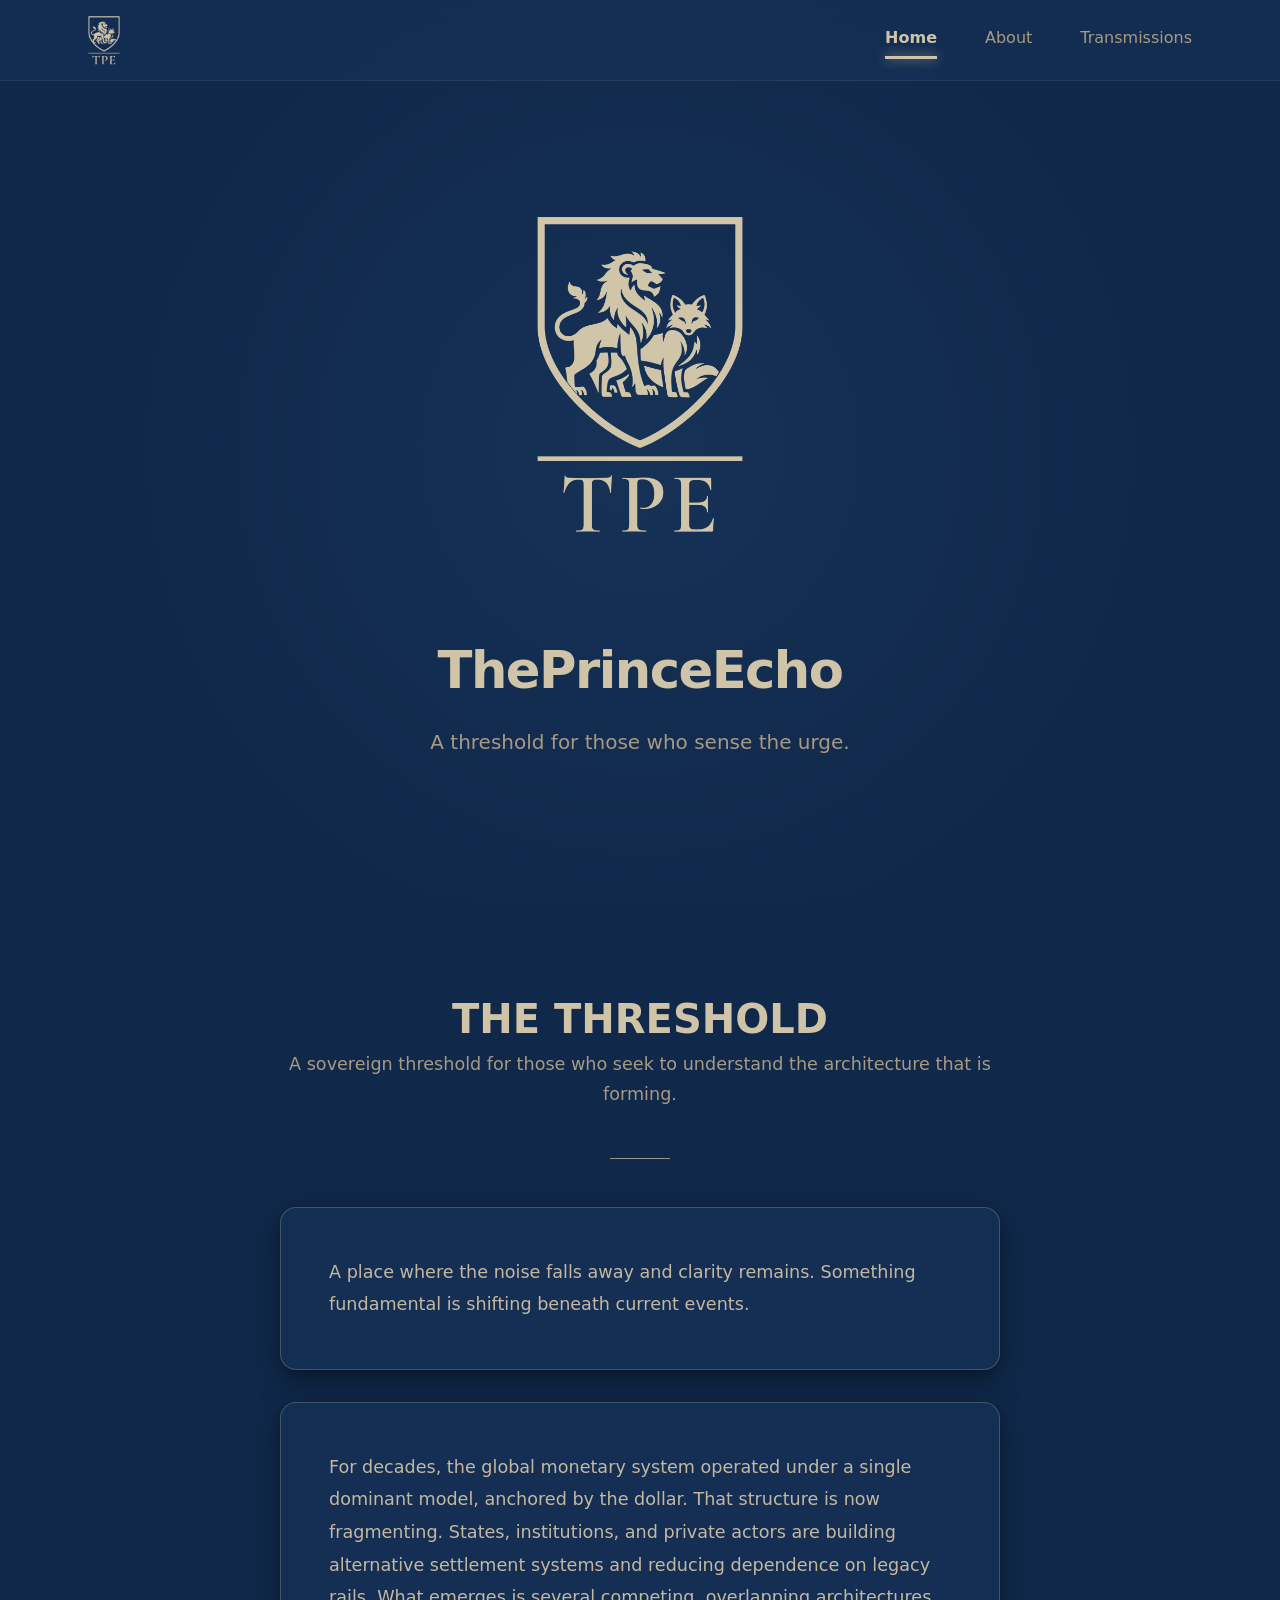
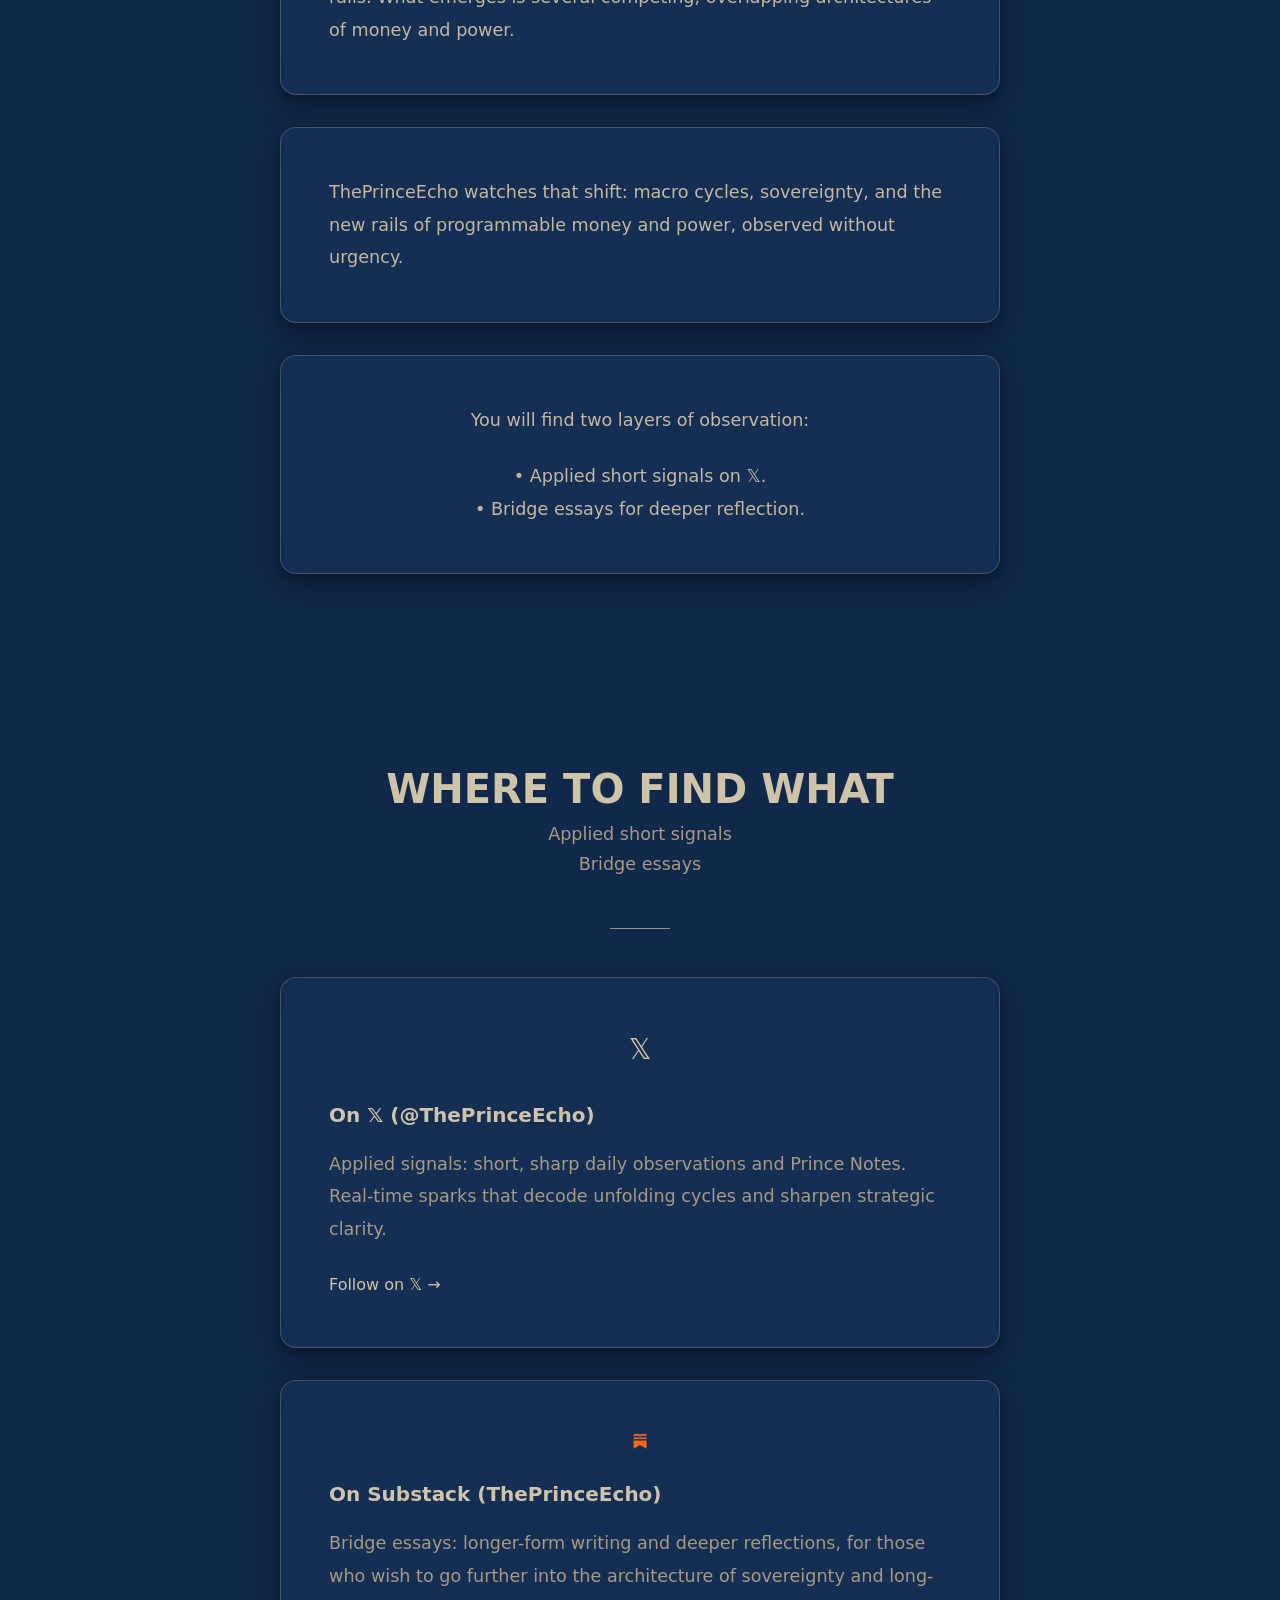
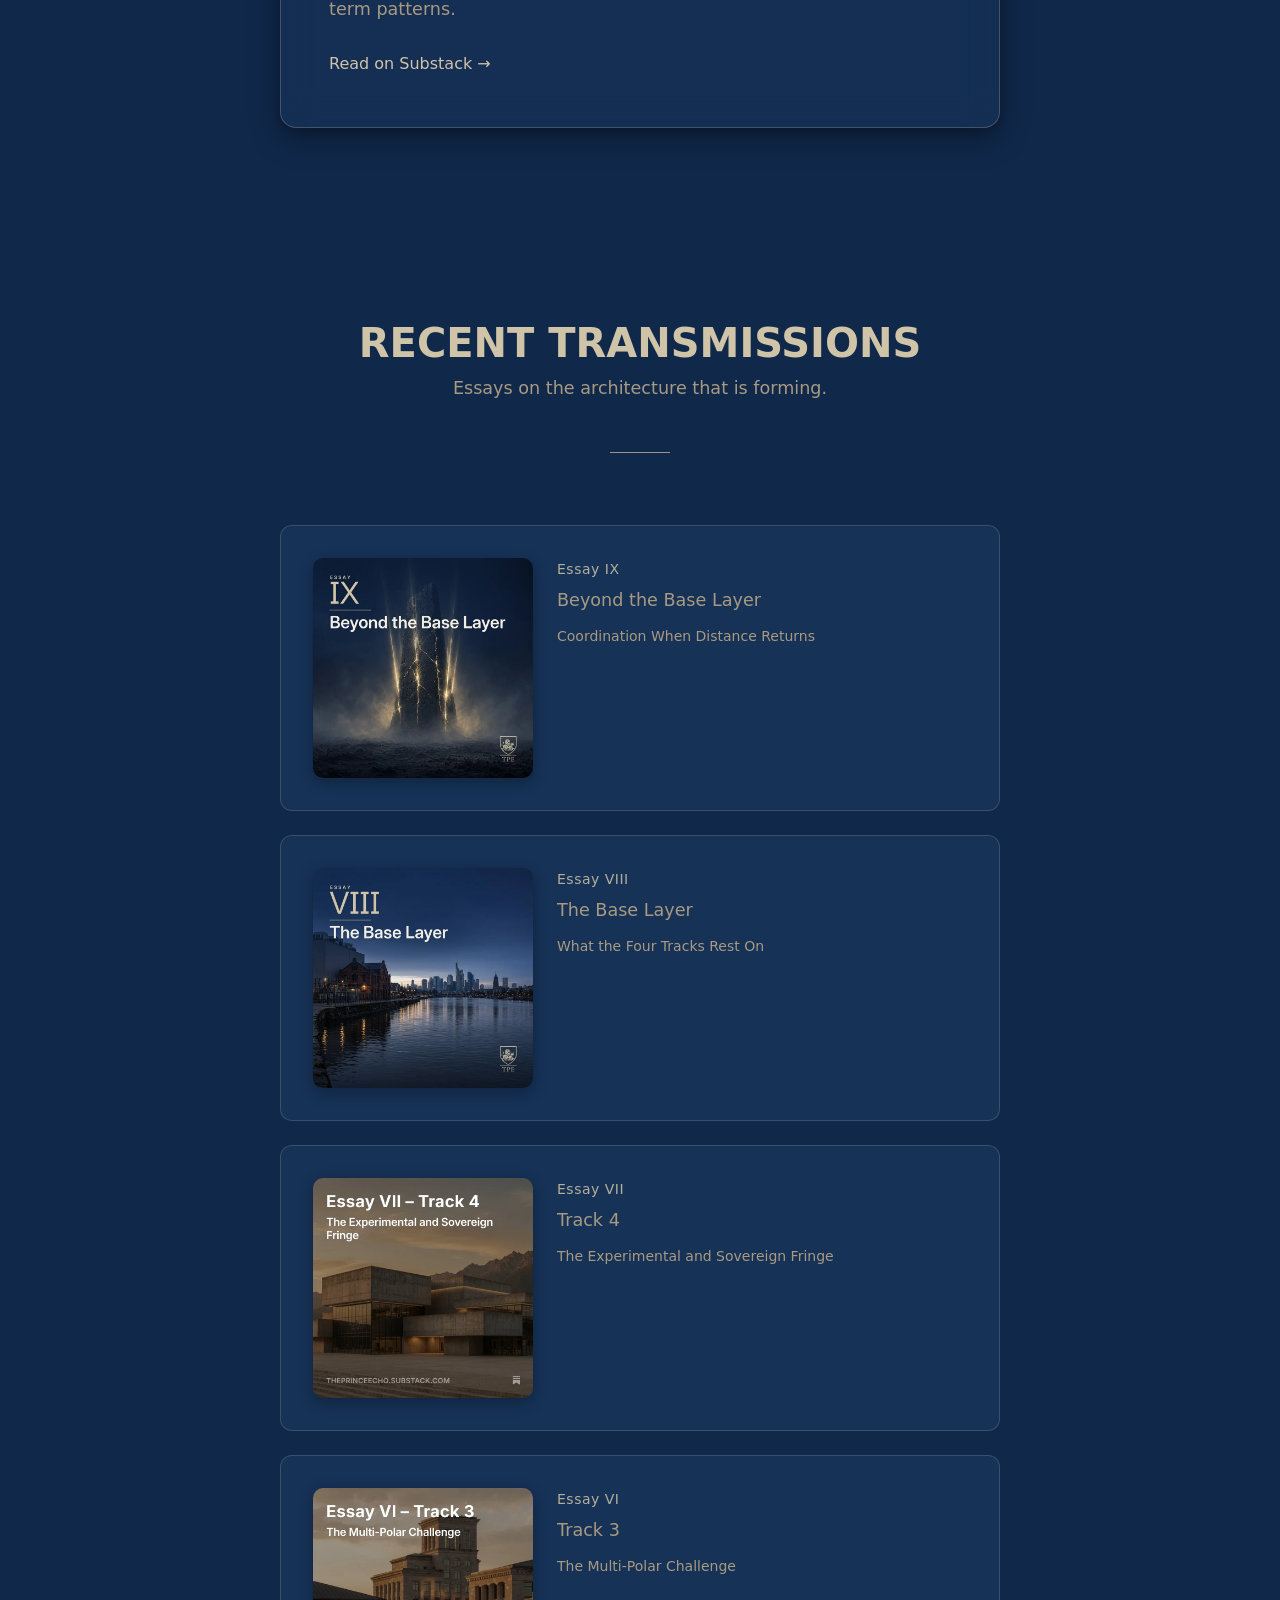
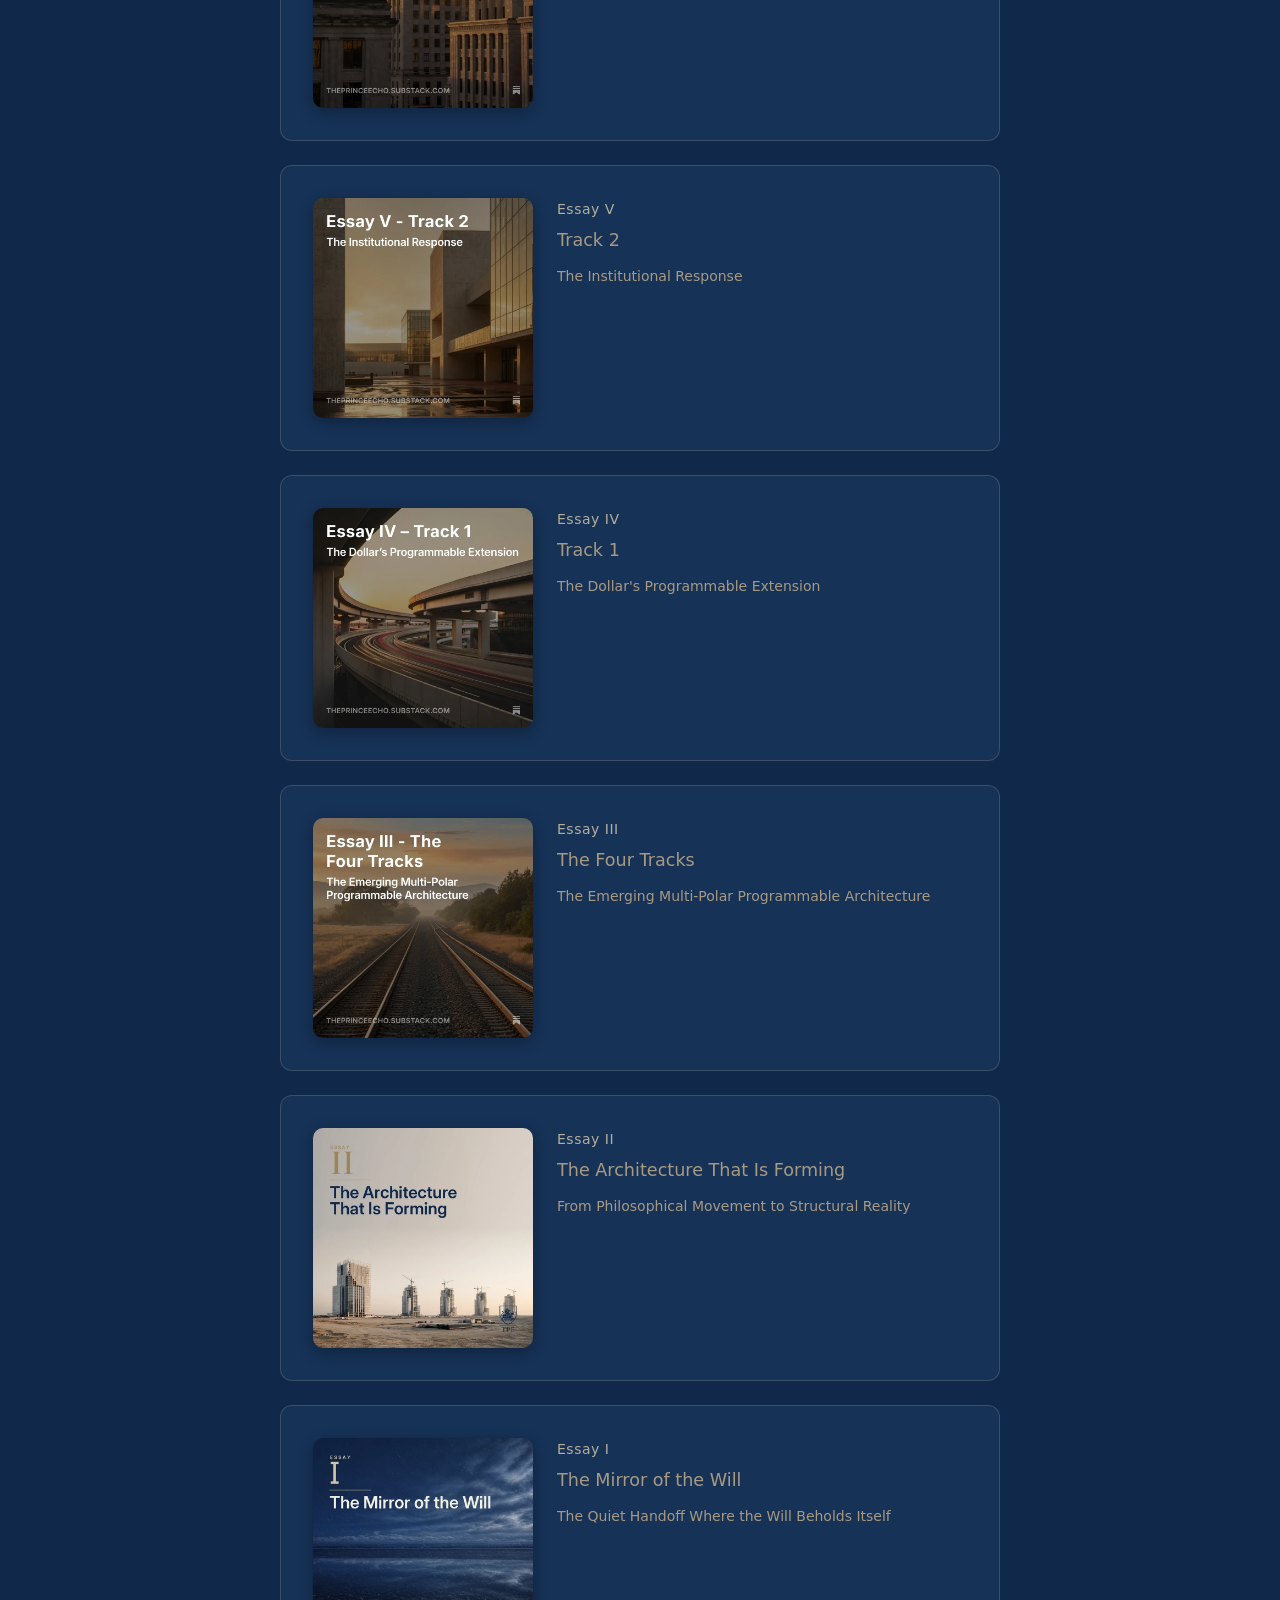
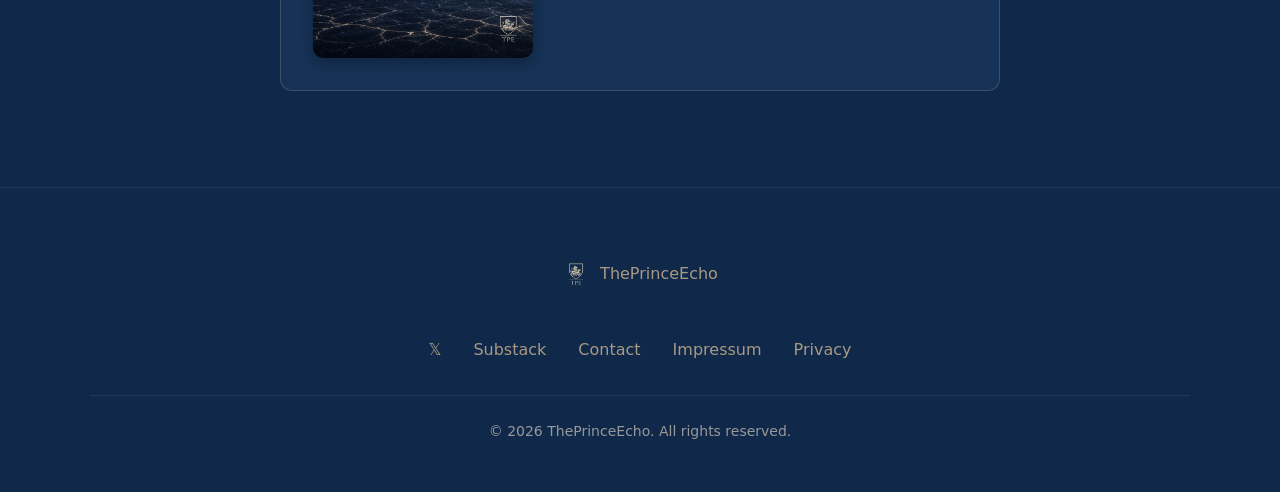
<file: index.html>
<!DOCTYPE html>
<html lang="en">
<head>
  <meta charset="UTF-8">
  <meta name="viewport" content="width=device-width, initial-scale=1.0">
  <title>ThePrinceEcho</title>
  <link rel="canonical" href="https://theprinceecho.com/">
  <link rel="icon" href="assets/img/webp/TPE_Logo_2026.webp" type="image/webp">
  <link rel="preload" as="image" href="assets/img/webp/TPE_Logo_2026.webp" type="image/webp" fetchpriority="high">
  <link rel="stylesheet" href="assets/css/site.css">
  <script>document.documentElement.classList.add('js')</script>
</head>
<body>

  <!-- Navigation -->
  <nav class="nav" aria-label="Primary">
    <div class="nav__container">
      <a href="#home" class="nav__logo">
        <img src="assets/img/webp/TPE_Logo_2026.webp" alt="ThePrinceEcho" width="64" height="64">
      </a>
      <div class="nav__links">
        <a href="#home" class="nav__link">Home</a>
        <a href="#about" class="nav__link">About</a>
        <a href="#recent-transmissions" class="nav__link">Transmissions</a>
      </div>
    </div>
  </nav>

  <!-- Hero -->
  <section id="home" class="hero">
    <div class="hero__content">
      <img src="assets/img/webp/TPE_Logo_2026.webp" alt="ThePrinceEcho Emblem" class="hero__logo" width="420" height="420" fetchpriority="high">
      <h1 class="hero__title">ThePrinceEcho</h1>
      <p class="hero__tagline">A threshold for those who sense the urge.</p>
    </div>
  </section>

  <!-- The Threshold -->
  <section id="about" class="about">
    <div class="about__container">
      <div class="about__header">
        <h2 class="section-title">THE THRESHOLD</h2>
        <p class="section-subtitle">A sovereign threshold for those who seek to understand the architecture that is forming.</p>
        <div class="section-divider"></div>
      </div>

      <div class="about__content">
        <div class="cards">
          <div class="card">
            <p class="about__text">A place where the noise falls away and clarity remains. Something fundamental is shifting beneath current events.</p>
          </div>
          <div class="card">
            <p class="about__text">For decades, the global monetary system operated under a single dominant model, anchored by the dollar. That structure is now fragmenting. States, institutions, and private actors are building alternative settlement systems and reducing dependence on legacy rails. What emerges is several competing, overlapping architectures of money and power.</p>
          </div>
          <div class="card">
            <p class="about__text">ThePrinceEcho watches that shift: macro cycles, sovereignty, and the new rails of programmable money and power, observed without urgency.</p>
          </div>
          <div class="card">
            <p class="about__text">You will find two layers of observation:</p>
            <p class="about__text">• Applied short signals on 𝕏.<br>
            • Bridge essays for deeper reflection.</p>
          </div>
        </div>
      </div>
    </div>
  </section>

  <!-- Where to Find What -->
  <section class="where-to-find">
    <div class="where-to-find__container">
      <h2 class="section-title">WHERE TO FIND WHAT</h2>
      <p class="section-subtitle">Applied short signals<br>Bridge essays</p>
      <div class="section-divider"></div>
      <div class="cards">
        <div class="card">
          <div class="card__icon">𝕏</div>
          <h3 class="card__title">On 𝕏 (@ThePrinceEcho)</h3>
          <p class="card__text">Applied signals: short, sharp daily observations and Prince Notes. Real-time sparks that decode unfolding cycles and sharpen strategic clarity.</p>
          <a href="https://x.com/theprinceecho" class="card__link" target="_blank" rel="noopener">Follow on 𝕏 →</a>
        </div>
        <div class="card">
          <div class="card__icon">
            <img src="assets/img/webp/Substack.webp" alt="Substack" width="24" height="24" loading="lazy">
          </div>
          <h3 class="card__title">On Substack (ThePrinceEcho)</h3>
          <p class="card__text">Bridge essays: longer-form writing and deeper reflections, for those who wish to go further into the architecture of sovereignty and long-term patterns.</p>
          <a href="https://theprinceecho.substack.com" class="card__link" target="_blank" rel="noopener">Read on Substack →</a>
        </div>
      </div>
    </div>
  </section>

  <!-- Recent Transmissions -->
  <section id="recent-transmissions" class="transmissions">
    <div class="transmissions__container">
      <div class="transmissions__header">
        <h2 class="section-title">RECENT TRANSMISSIONS</h2>
        <p class="section-subtitle">Essays on the architecture that is forming.</p>
        <div class="section-divider"></div>
      </div>

      <div class="transmissions__list">
        <!-- Essay IX (newest) -->
        <a href="https://theprinceecho.substack.com/p/essay-ix-beyond-the-base-layer" class="transmission" target="_blank" rel="noopener">
          <img src="assets/img/webp/IX_v1.webp" alt="Essay IX: Beyond the Base Layer. A cracked stone monolith glowing with golden light in the mist" class="transmission__image" loading="lazy">
          <div class="transmission__content">
            <span class="transmission__label">Essay IX</span>
            <span class="transmission__title">Beyond the Base Layer</span>
            <span class="transmission__subtitle">Coordination When Distance Returns</span>
          </div>
        </a>

        <!-- Essay VIII -->
        <a href="https://theprinceecho.substack.com/p/essay-viii-the-base-layer" class="transmission" target="_blank" rel="noopener">
          <img src="assets/img/webp/VIII_v3.webp" alt="Essay VIII: The Base Layer. A city skyline at dusk reflected in a calm river" class="transmission__image" loading="lazy">
          <div class="transmission__content">
            <span class="transmission__label">Essay VIII</span>
            <span class="transmission__title">The Base Layer</span>
            <span class="transmission__subtitle">What the Four Tracks Rest On</span>
          </div>
        </a>

        <!-- Essay VII -->
        <a href="https://theprinceecho.substack.com/p/essay-vii-track-4?r=89c6xn" class="transmission" target="_blank" rel="noopener">
          <img src="assets/img/webp/VII.webp" alt="Essay VII - Track 4 - The Experimental and Sovereign Fringe" class="transmission__image" loading="lazy">
          <div class="transmission__content">
            <span class="transmission__label">Essay VII</span>
            <span class="transmission__title">Track 4</span>
            <span class="transmission__subtitle">The Experimental and Sovereign Fringe</span>
          </div>
        </a>

        <!-- Essay VI -->
        <a href="https://open.substack.com/pub/theprinceecho/p/essay-vi-track-3?r=89c6xn&utm_campaign=post-expanded-share&utm_medium=web" class="transmission" target="_blank" rel="noopener">
          <img src="assets/img/webp/VI.webp" alt="Essay VI - Track 3 - The Multi-Polar Challenge" class="transmission__image" loading="lazy">
          <div class="transmission__content">
            <span class="transmission__label">Essay VI</span>
            <span class="transmission__title">Track 3</span>
            <span class="transmission__subtitle">The Multi-Polar Challenge</span>
          </div>
        </a>

        <!-- Essay V (updated direct link) -->
        <a href="https://open.substack.com/pub/theprinceecho/p/the-expansion?r=89c6xn&utm_campaign=post&utm_medium=web" class="transmission" target="_blank" rel="noopener">
          <img src="assets/img/webp/V.webp" alt="Essay V - Track 2 - The Institutional Response" class="transmission__image" loading="lazy">
          <div class="transmission__content">
            <span class="transmission__label">Essay V</span>
            <span class="transmission__title">Track 2</span>
            <span class="transmission__subtitle">The Institutional Response</span>
          </div>
        </a>

        <!-- Essay IV (updated direct link) -->
        <a href="https://open.substack.com/pub/theprinceecho/p/the-friction-of-fracture?r=89c6xn&utm_campaign=post&utm_medium=web" class="transmission" target="_blank" rel="noopener">
          <img src="assets/img/webp/IV.webp" alt="Essay IV: Track #1, The Dollar's Programmable Extension" class="transmission__image" loading="lazy">
          <div class="transmission__content">
            <span class="transmission__label">Essay IV</span>
            <span class="transmission__title">Track 1</span>
            <span class="transmission__subtitle">The Dollar's Programmable Extension</span>
          </div>
        </a>

        <!-- Essay III (updated direct link) -->
        <a href="https://open.substack.com/pub/theprinceecho/p/the-signal-steps-into-the-light?r=89c6xn&utm_campaign=post&utm_medium=web" class="transmission" target="_blank" rel="noopener">
          <img src="assets/img/webp/III.webp" alt="Essay III - The Four Tracks - The Emerging Multi-Polar Programmable Architecture" class="transmission__image" loading="lazy">
          <div class="transmission__content">
            <span class="transmission__label">Essay III</span>
            <span class="transmission__title">The Four Tracks</span>
            <span class="transmission__subtitle">The Emerging Multi-Polar Programmable Architecture</span>
          </div>
        </a>

        <!-- Essay II -->
        <a href="https://theprinceecho.substack.com/p/the-phoenix-algorithm" class="transmission" target="_blank" rel="noopener">
          <img src="assets/img/webp/II_v5.webp" alt="Essay II: The Architecture That Is Forming. Unfinished towers rising from a pale construction site" class="transmission__image" loading="lazy">
          <div class="transmission__content">
            <span class="transmission__label">Essay II</span>
            <span class="transmission__title">The Architecture That Is Forming</span>
            <span class="transmission__subtitle">From Philosophical Movement to Structural Reality</span>
          </div>
        </a>

        <!-- Essay I (updated direct link) -->
        <a href="https://open.substack.com/pub/theprinceecho/p/the-mirror-of-the-will-when-carbon?r=89c6xn&utm_campaign=post&utm_medium=web" class="transmission" target="_blank" rel="noopener">
          <img src="assets/img/webp/I_v3.webp" alt="Essay I: The Mirror of the Will. A night sky reflected on a cracked salt flat" class="transmission__image" loading="lazy">
          <div class="transmission__content">
            <span class="transmission__label">Essay I</span>
            <span class="transmission__title">The Mirror of the Will</span>
            <span class="transmission__subtitle">The Quiet Handoff Where the Will Beholds Itself</span>
          </div>
        </a>
      </div>
    </div>
  </section>

  <!-- Footer -->
  <footer class="footer">
    <div class="footer__container">
      <div class="footer__content">
        <div class="footer__brand">
          <img src="assets/img/webp/TPE_Logo_2026.webp" alt="ThePrinceEcho" width="28" height="28">
          <span>ThePrinceEcho</span>
        </div>
        <div class="footer__links">
          <a href="https://x.com/theprinceecho" target="_blank" rel="noopener">𝕏</a>
          <a href="https://theprinceecho.substack.com" target="_blank" rel="noopener">Substack</a>
          <a href="/contact">Contact</a>
          <a href="/legal">Impressum</a>
          <a href="/privacy">Privacy</a>
        </div>
      </div>
      <div class="footer__bottom">
        <p>© <span id="year"></span> ThePrinceEcho. All rights reserved.</p>
      </div>
    </div>
  </footer>

  <script>
    const navLinks = document.querySelectorAll('.nav__link');
    const sections = document.querySelectorAll('section[id]');
    /* Track all currently intersecting sections, IO callbacks only include
       *changed* entries, so picking best from `entries` alone leaves the
       underline stuck (e.g. About exits → no intersecting entry in that
       batch → Transmissions never becomes active). */
    const intersecting = new Map();

    function setActiveLink(id) {
      navLinks.forEach(link => {
        link.classList.toggle('active', link.getAttribute('href') === `#${id}`);
      });
    }

    function syncActiveFromIntersecting() {
      let bestId = null;
      let bestRatio = -1;
      intersecting.forEach((ratio, id) => {
        if (ratio >= bestRatio) {
          bestRatio = ratio;
          bestId = id;
        }
      });
      if (bestId) setActiveLink(bestId);
    }

    const observer = new IntersectionObserver((entries) => {
      entries.forEach(entry => {
        const id = entry.target.getAttribute('id');
        if (!id) return;
        if (entry.isIntersecting) {
          intersecting.set(id, entry.intersectionRatio);
        } else {
          intersecting.delete(id);
        }
      });
      syncActiveFromIntersecting();
    }, {
      /* Sticky nav (~70px) + prefer content under the header band */
      rootMargin: '-70px 0px -45% 0px',
      threshold: [0, 0.1, 0.2, 0.35, 0.5, 0.65, 0.8, 1]
    });

    sections.forEach(section => observer.observe(section));

    window.addEventListener('load', () => {
      setActiveLink('home');
    });

    /* Card / transmission fade-in (index only; play once) */
    const revealGroups = [
      document.querySelectorAll('.about .card'),
      document.querySelectorAll('.where-to-find .card'),
      document.querySelectorAll('.transmissions__list .transmission')
    ];
    const reduceMotion = window.matchMedia('(prefers-reduced-motion: reduce)').matches;

    revealGroups.forEach(group => {
      group.forEach((el, index) => {
        el.style.transitionDelay = `${Math.min(index, 5) * 70}ms`;
        if (reduceMotion) el.classList.add('is-in');
      });
    });

    if (!reduceMotion) {
      const revealObserver = new IntersectionObserver((entries) => {
        entries.forEach(entry => {
          if (!entry.isIntersecting) return;
          entry.target.classList.add('is-in');
          revealObserver.unobserve(entry.target);
        });
      }, {
        threshold: 0.18,
        rootMargin: '0px 0px -8% 0px'
      });

      revealGroups.forEach(group => {
        group.forEach(el => revealObserver.observe(el));
      });
    }

    document.getElementById('year').textContent = new Date().getFullYear();
  </script>
</body>
</html>
</file>
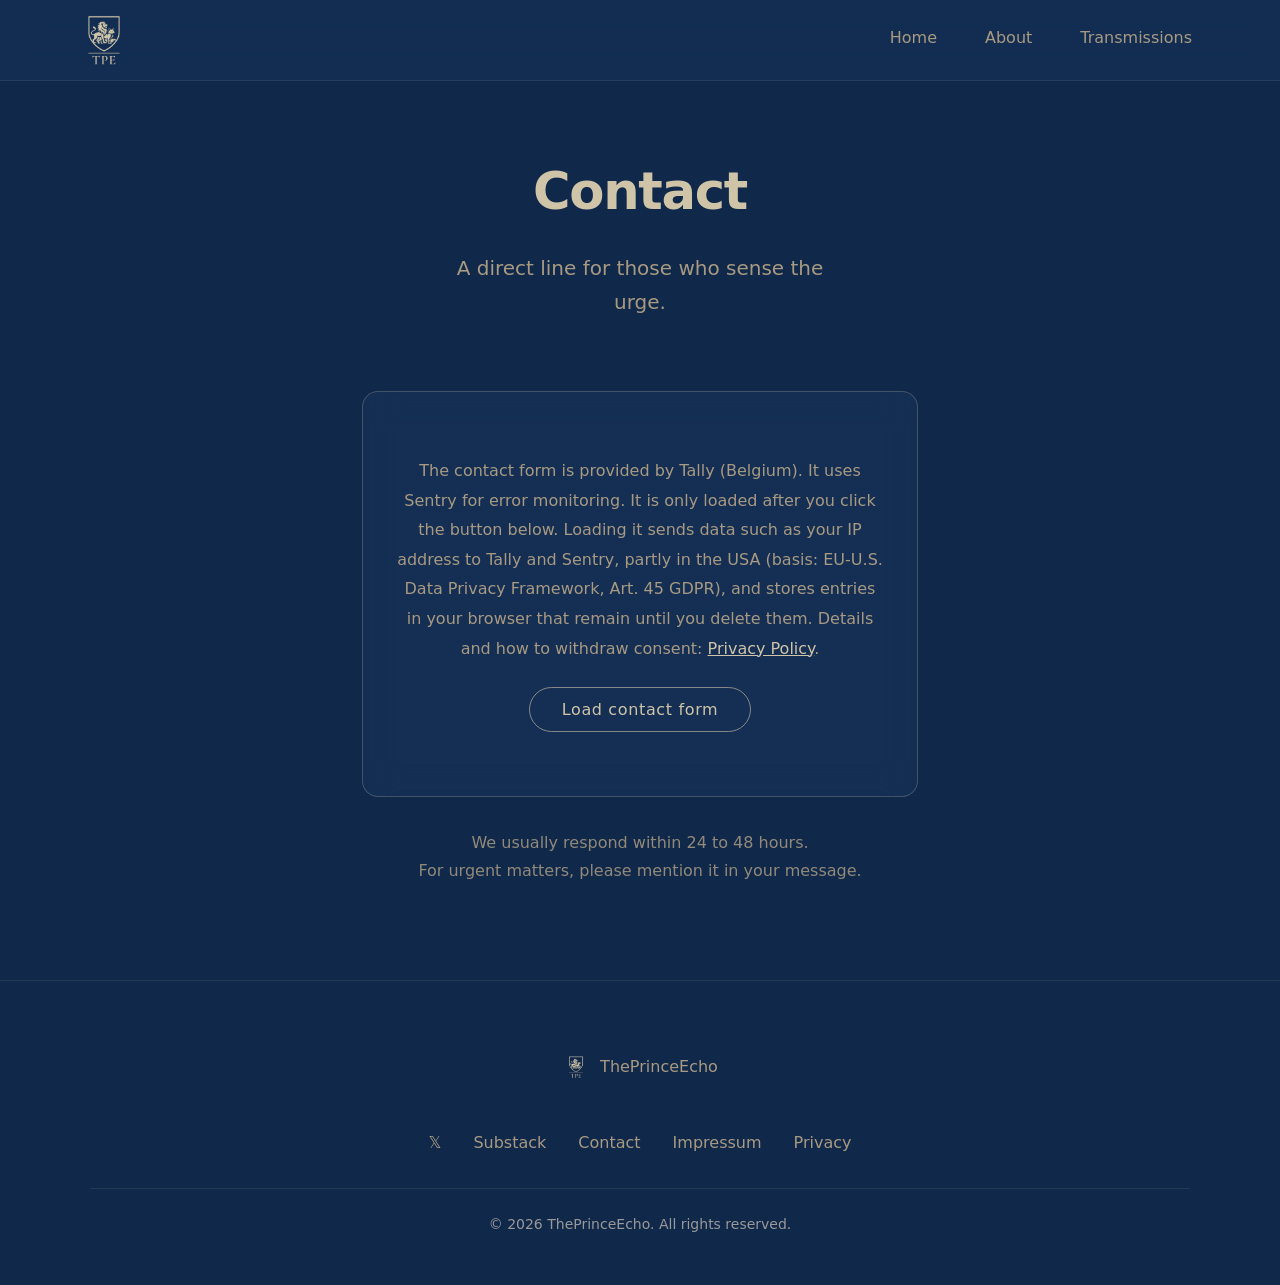
<file: contact.html>
<!DOCTYPE html>
<html lang="en">
<head>
  <meta charset="UTF-8">
  <meta name="viewport" content="width=device-width, initial-scale=1.0">
  <title>Contact • ThePrinceEcho</title>
  <link rel="canonical" href="https://theprinceecho.com/contact">
  <link rel="icon" href="assets/img/webp/TPE_Logo_2026.webp" type="image/webp">
  <link rel="stylesheet" href="assets/css/site.css">
</head>
<body>

  <nav class="nav" aria-label="Primary">
    <div class="nav__container">
      <a href="/" class="nav__logo">
        <img src="assets/img/webp/TPE_Logo_2026.webp" alt="ThePrinceEcho" width="64" height="64">
      </a>
      <div class="nav__links">
        <a href="/" class="nav__link">Home</a>
        <a href="/#about" class="nav__link">About</a>
        <a href="/#recent-transmissions" class="nav__link">Transmissions</a>
      </div>
    </div>
  </nav>

  <main class="contact">
    <div class="contact__header">
      <h1 class="contact__title">Contact</h1>
      <p class="contact__subtitle">A direct line for those who sense the urge.</p>
    </div>

    <div class="contact__form" id="contact-form">
      <div class="contact__consent">
        <p>The contact form is provided by Tally (Belgium). It uses Sentry for error monitoring. It is only loaded after you click the button below. Loading it sends data such as your IP address to Tally and Sentry, partly in the USA (basis: EU-U.S. Data Privacy Framework, Art. 45 GDPR), and stores entries in your browser that remain until you delete them. Details and how to withdraw consent: <a href="/privacy#contact">Privacy Policy</a>.</p>
        <button type="button" class="contact__consent-button" id="load-contact-form">Load contact form</button>
        <noscript><p><a href="https://tally.so/r/A7AjNe" target="_blank" rel="noopener">Open the contact form on tally.so</a></p></noscript>
      </div>
    </div>

    <p class="contact__note">
      We usually respond within 24 to 48 hours.<br>
      For urgent matters, please mention it in your message.
    </p>
  </main>

  <footer class="footer">
    <div class="footer__container">
      <div class="footer__content">
        <div class="footer__brand">
          <img src="assets/img/webp/TPE_Logo_2026.webp" alt="ThePrinceEcho" width="28" height="28">
          <span>ThePrinceEcho</span>
        </div>
        <div class="footer__links">
          <a href="https://x.com/theprinceecho" target="_blank" rel="noopener">𝕏</a>
          <a href="https://theprinceecho.substack.com" target="_blank" rel="noopener">Substack</a>
          <a href="/contact">Contact</a>
          <a href="/legal">Impressum</a>
          <a href="/privacy">Privacy</a>
        </div>
      </div>
      <div class="footer__bottom">
        <p>© <span id="year"></span> ThePrinceEcho. All rights reserved.</p>
      </div>
    </div>
  </footer>

  <script>
    document.getElementById('year').textContent = new Date().getFullYear();

    /* Two-click embed: the Tally form loads only after an explicit click. Nothing is stored before that. */
    document.getElementById('load-contact-form').addEventListener('click', function () {
      const holder = document.getElementById('contact-form');
      const frame = document.createElement('iframe');
      frame.src = 'https://tally.so/r/A7AjNe';
      frame.width = '100%';
      frame.height = '780';
      frame.title = 'Contact form';
      frame.setAttribute('frameborder', '0');
      holder.replaceChildren(frame);
    });
  </script>
</body>
</html>
</file>
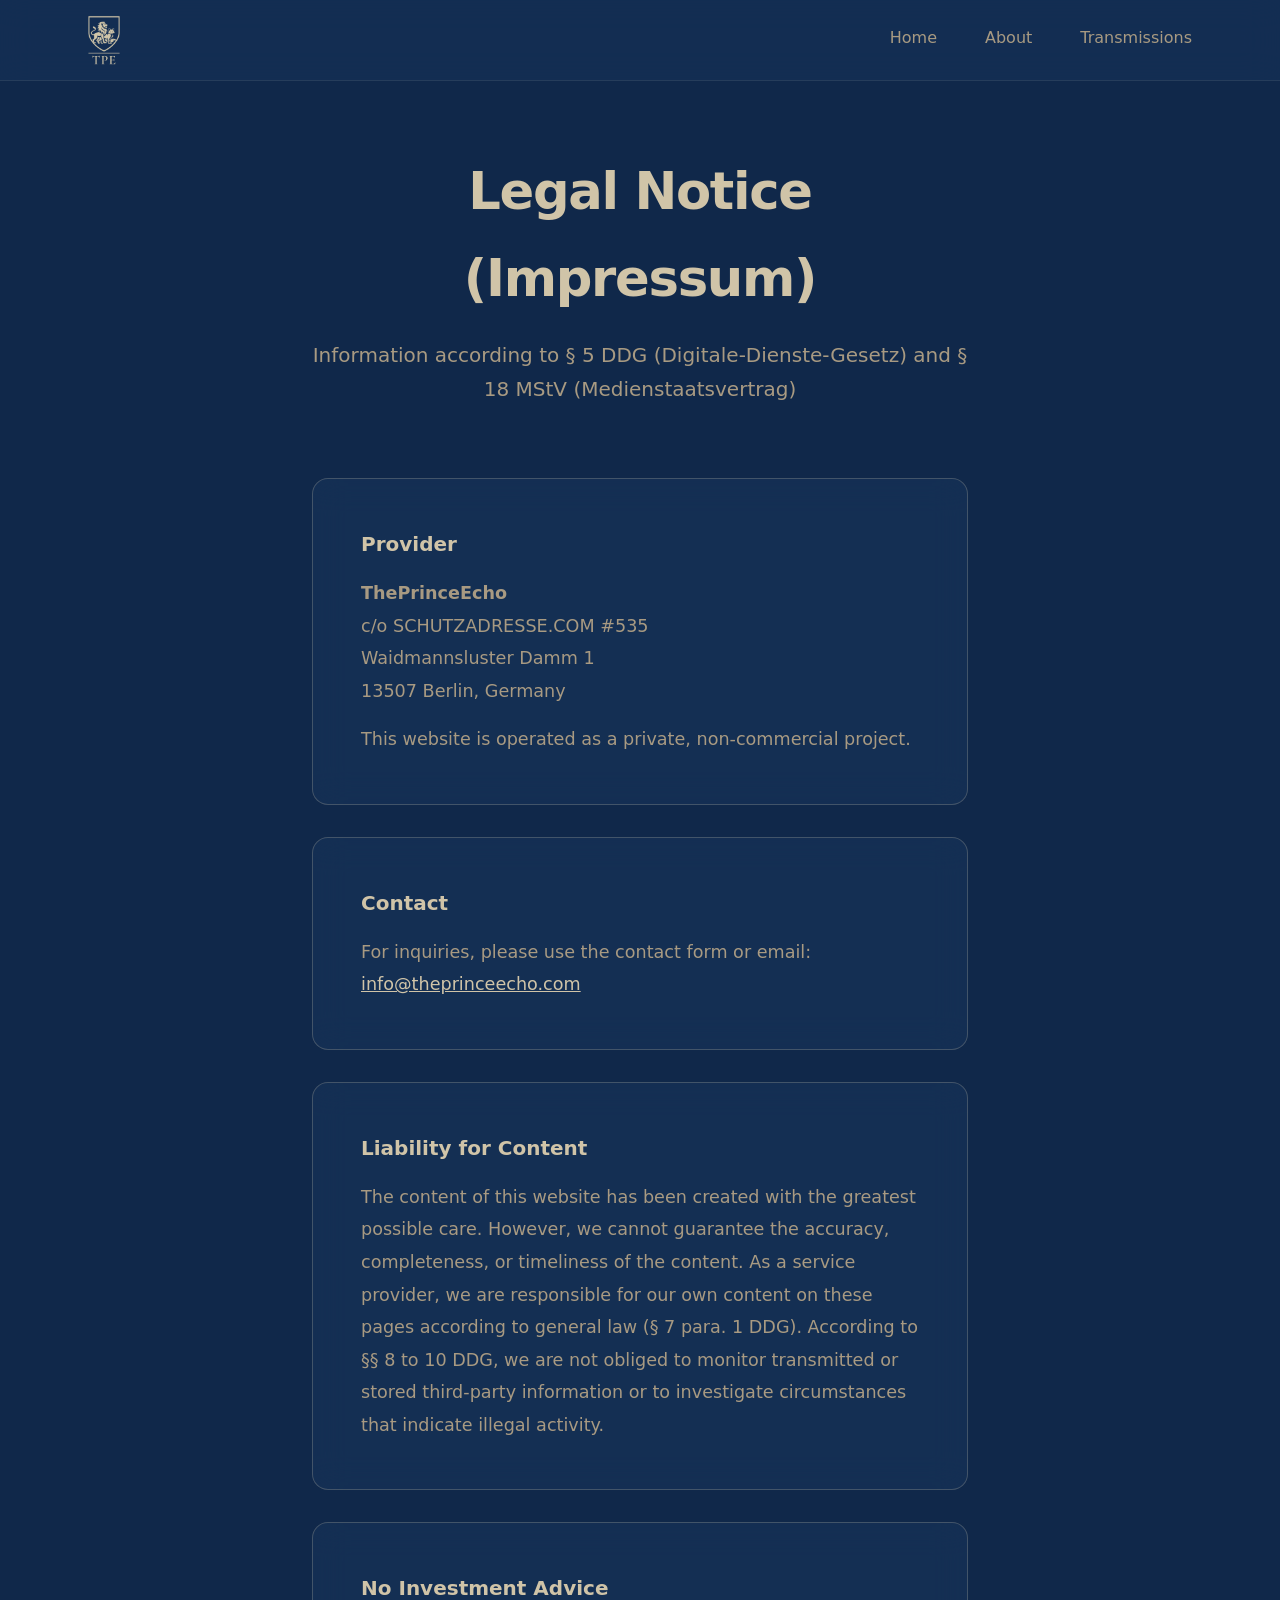
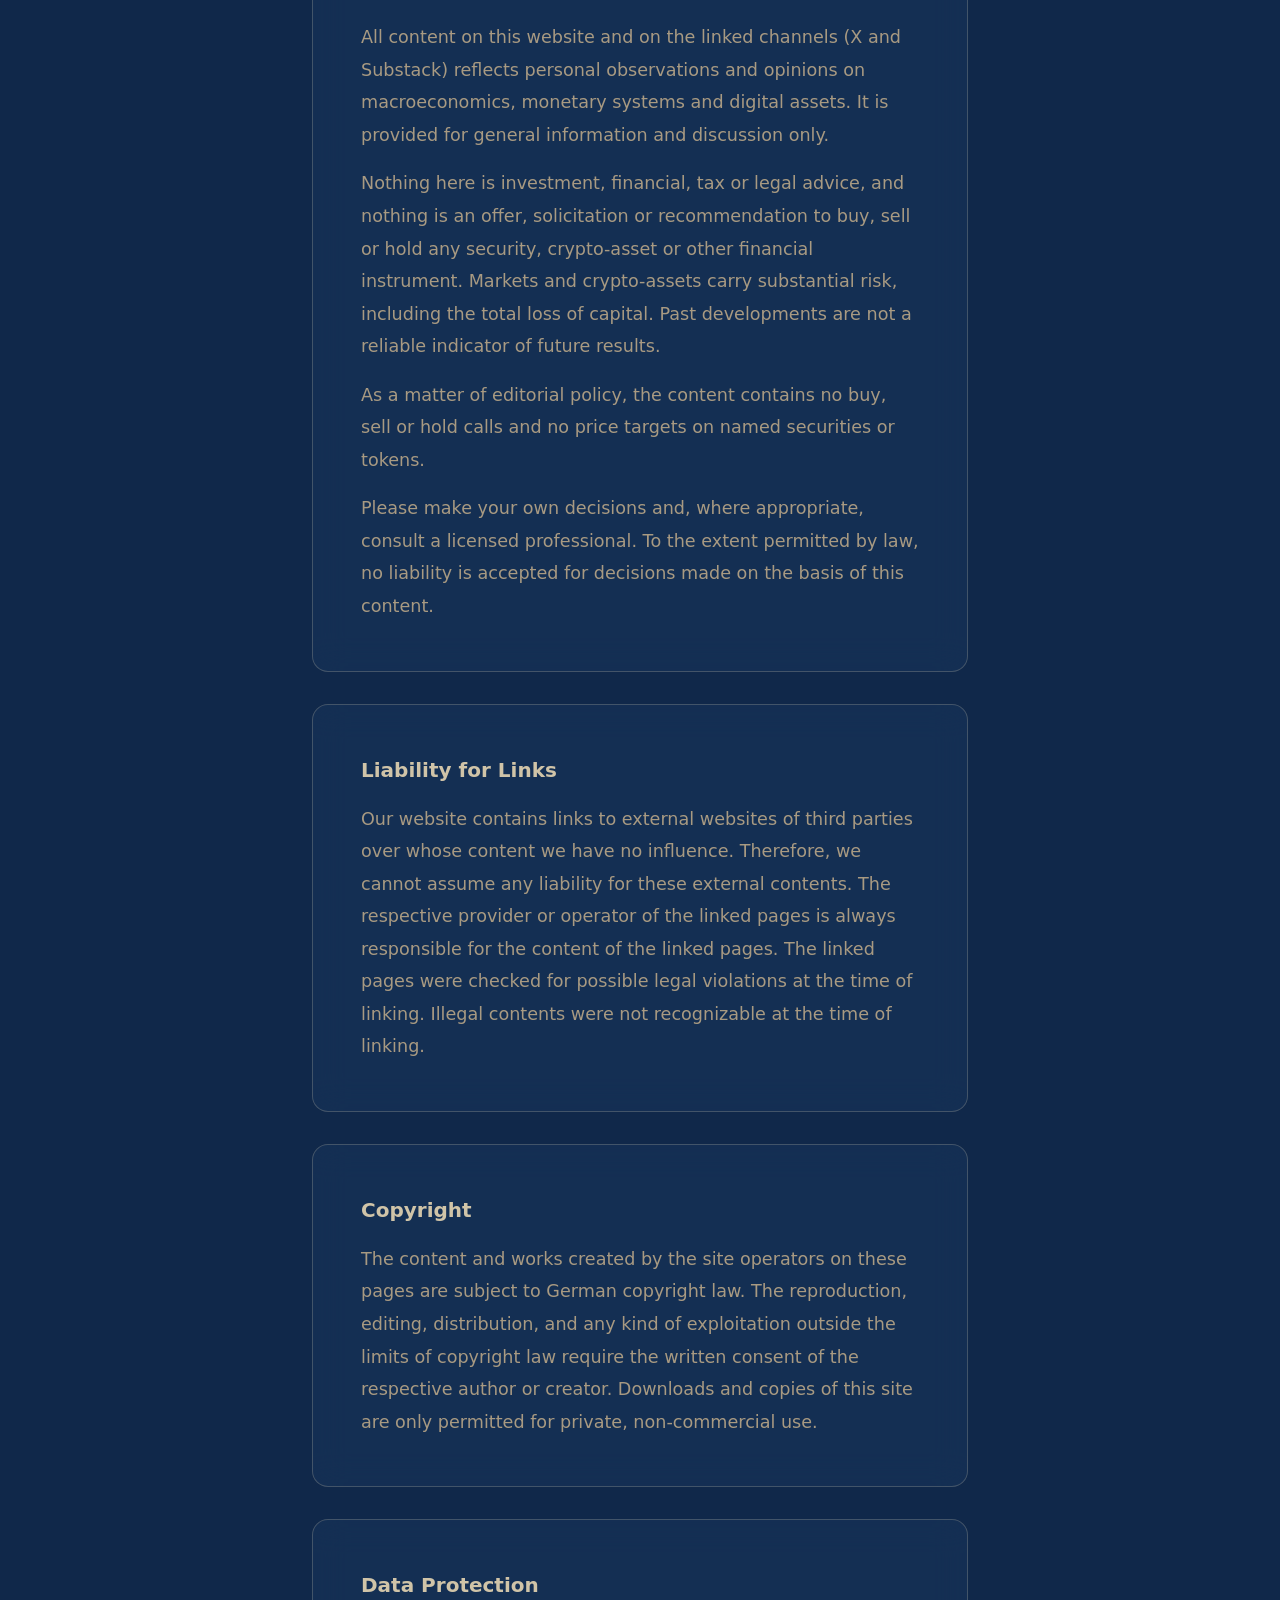
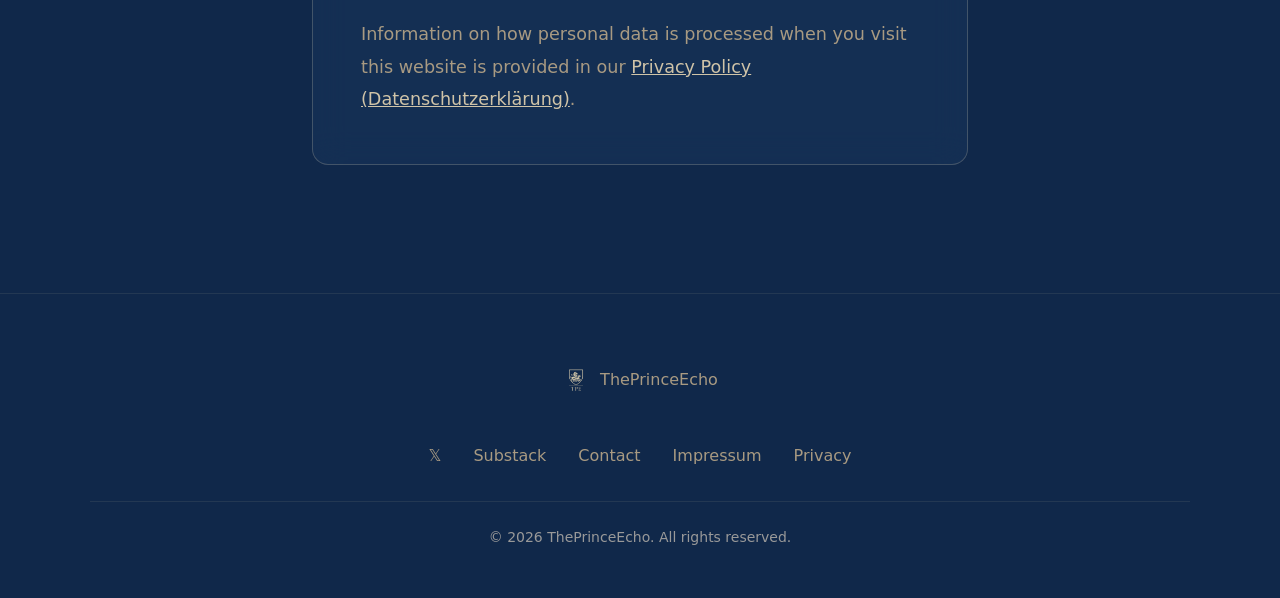
<file: legal.html>
<!DOCTYPE html>
<html lang="en">
<head>
  <meta charset="UTF-8">
  <meta name="viewport" content="width=device-width, initial-scale=1.0">
  <title>Legal Notice (Impressum) • ThePrinceEcho</title>
  <link rel="canonical" href="https://theprinceecho.com/legal">
  <link rel="icon" href="assets/img/webp/TPE_Logo_2026.webp" type="image/webp">
  <link rel="stylesheet" href="assets/css/site.css">
</head>
<body>

  <nav class="nav" aria-label="Primary">
    <div class="nav__container">
      <a href="/" class="nav__logo">
        <img src="assets/img/webp/TPE_Logo_2026.webp" alt="ThePrinceEcho" width="64" height="64">
      </a>
      <div class="nav__links">
        <a href="/" class="nav__link">Home</a>
        <a href="/#about" class="nav__link">About</a>
        <a href="/#recent-transmissions" class="nav__link">Transmissions</a>
      </div>
    </div>
  </nav>

  <main class="legal">
    <div class="legal__header">
      <h1 class="legal__title">Legal Notice (Impressum)</h1>
      <p class="legal__subtitle">Information according to § 5 DDG (Digitale-Dienste-Gesetz) and § 18 MStV (Medienstaatsvertrag)</p>
    </div>

    <div class="legal__section">
      <h2>Provider</h2>
      <p><strong>ThePrinceEcho</strong><br>
      c/o SCHUTZADRESSE.COM #535<br>
      Waidmannsluster Damm 1<br>
      13507 Berlin, Germany</p>
      <p>This website is operated as a private, non-commercial project.</p>
    </div>

    <div class="legal__section">
      <h2>Contact</h2>
      <p>For inquiries, please use the contact form or email:<br>
      <a href="mailto:info@theprinceecho.com">info@theprinceecho.com</a></p>
    </div>

    <div class="legal__section">
      <h2>Liability for Content</h2>
      <p>The content of this website has been created with the greatest possible care. However, we cannot guarantee the accuracy, completeness, or timeliness of the content. As a service provider, we are responsible for our own content on these pages according to general law (§ 7 para. 1 DDG). According to §§ 8 to 10 DDG, we are not obliged to monitor transmitted or stored third-party information or to investigate circumstances that indicate illegal activity.</p>
    </div>

    <div class="legal__section" id="disclaimer">
      <h2>No Investment Advice</h2>
      <p>All content on this website and on the linked channels (X and Substack) reflects personal observations and opinions on macroeconomics, monetary systems and digital assets. It is provided for general information and discussion only.</p>
      <p>Nothing here is investment, financial, tax or legal advice, and nothing is an offer, solicitation or recommendation to buy, sell or hold any security, crypto-asset or other financial instrument. Markets and crypto-assets carry substantial risk, including the total loss of capital. Past developments are not a reliable indicator of future results.</p>
      <p>As a matter of editorial policy, the content contains no buy, sell or hold calls and no price targets on named securities or tokens.</p>
      <p>Please make your own decisions and, where appropriate, consult a licensed professional. To the extent permitted by law, no liability is accepted for decisions made on the basis of this content.</p>
    </div>

    <div class="legal__section">
      <h2>Liability for Links</h2>
      <p>Our website contains links to external websites of third parties over whose content we have no influence. Therefore, we cannot assume any liability for these external contents. The respective provider or operator of the linked pages is always responsible for the content of the linked pages. The linked pages were checked for possible legal violations at the time of linking. Illegal contents were not recognizable at the time of linking.</p>
    </div>

    <div class="legal__section">
      <h2>Copyright</h2>
      <p>The content and works created by the site operators on these pages are subject to German copyright law. The reproduction, editing, distribution, and any kind of exploitation outside the limits of copyright law require the written consent of the respective author or creator. Downloads and copies of this site are only permitted for private, non-commercial use.</p>
    </div>

    <div class="legal__section">
      <h2>Data Protection</h2>
      <p>Information on how personal data is processed when you visit this website is provided in our <a href="/privacy">Privacy Policy (Datenschutzerklärung)</a>.</p>
    </div>
  </main>

  <footer class="footer">
    <div class="footer__container">
      <div class="footer__content">
        <div class="footer__brand">
          <img src="assets/img/webp/TPE_Logo_2026.webp" alt="ThePrinceEcho" width="28" height="28">
          <span>ThePrinceEcho</span>
        </div>
        <div class="footer__links">
          <a href="https://x.com/theprinceecho" target="_blank" rel="noopener">𝕏</a>
          <a href="https://theprinceecho.substack.com" target="_blank" rel="noopener">Substack</a>
          <a href="/contact">Contact</a>
          <a href="/legal">Impressum</a>
          <a href="/privacy">Privacy</a>
        </div>
      </div>
      <div class="footer__bottom">
        <p>© <span id="year"></span> ThePrinceEcho. All rights reserved.</p>
      </div>
    </div>
  </footer>

  <script>
    document.getElementById('year').textContent = new Date().getFullYear();
  </script>
</body>
</html>
</file>
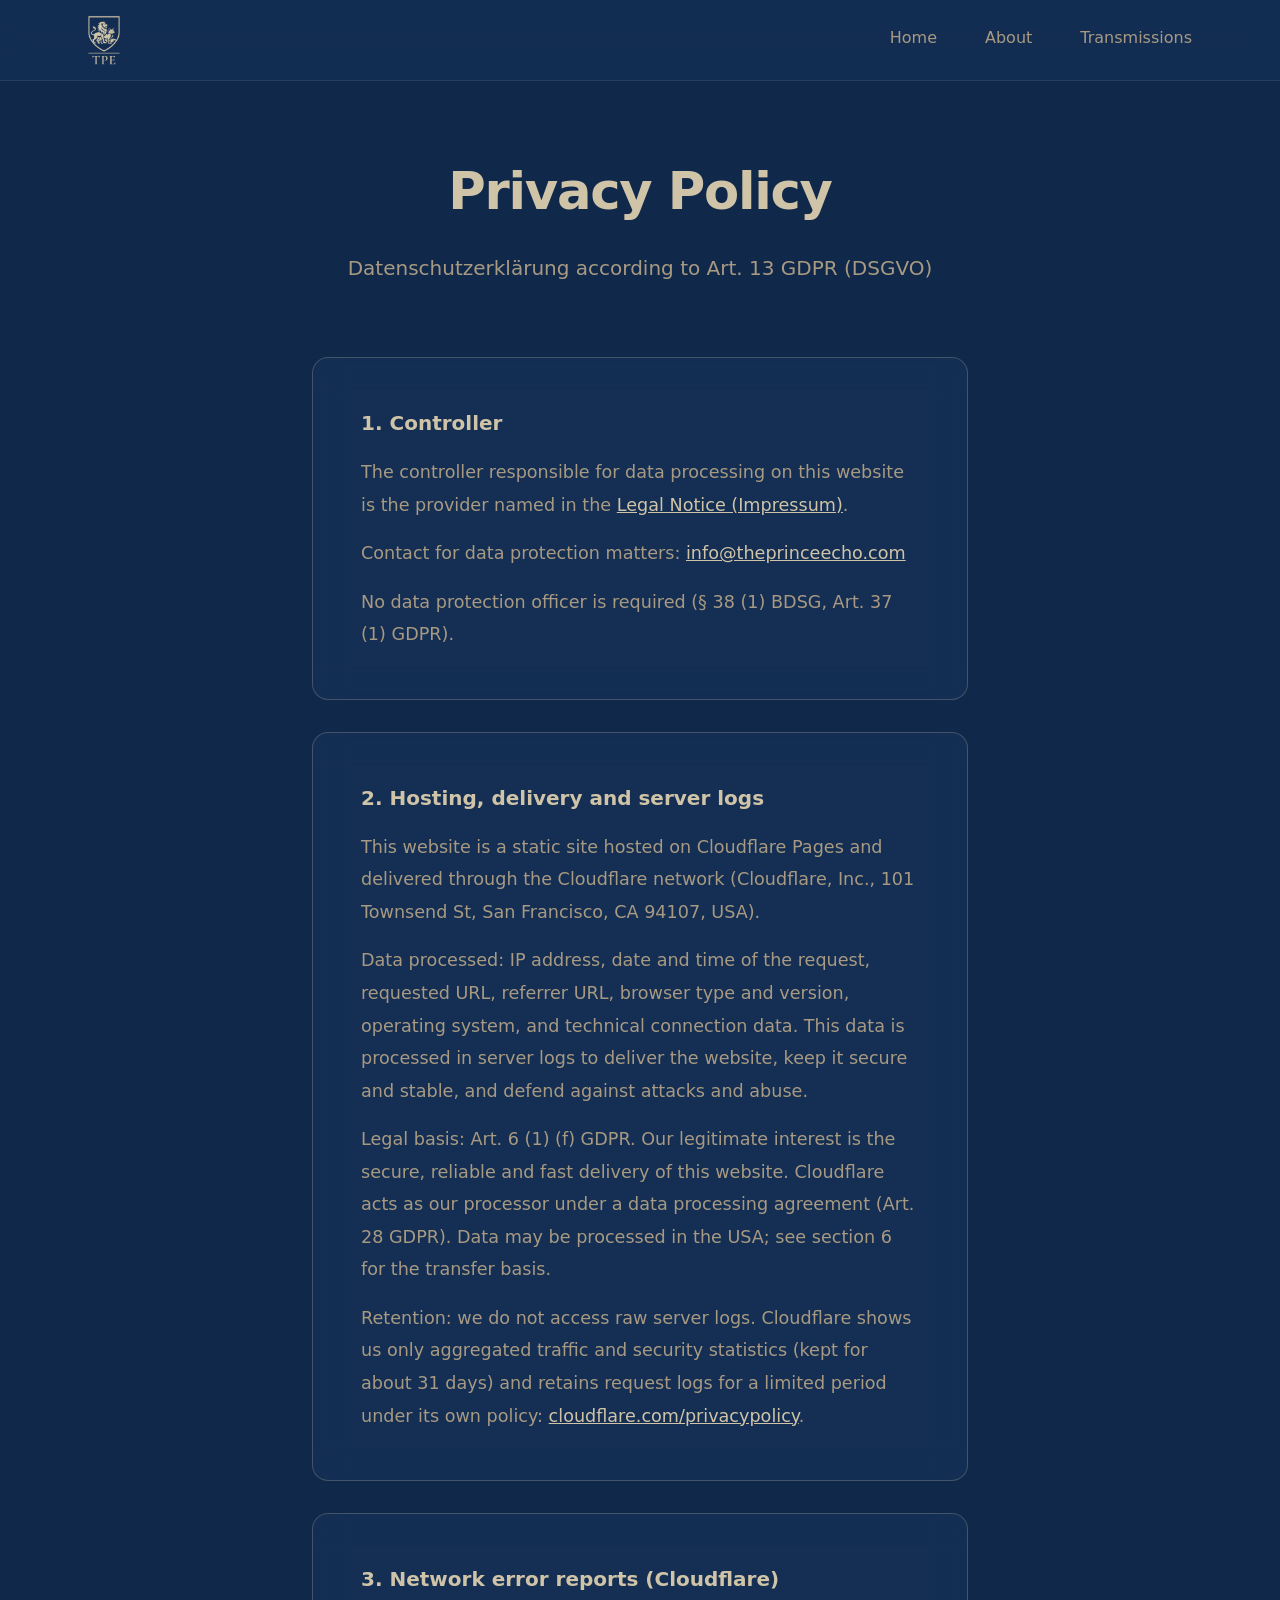
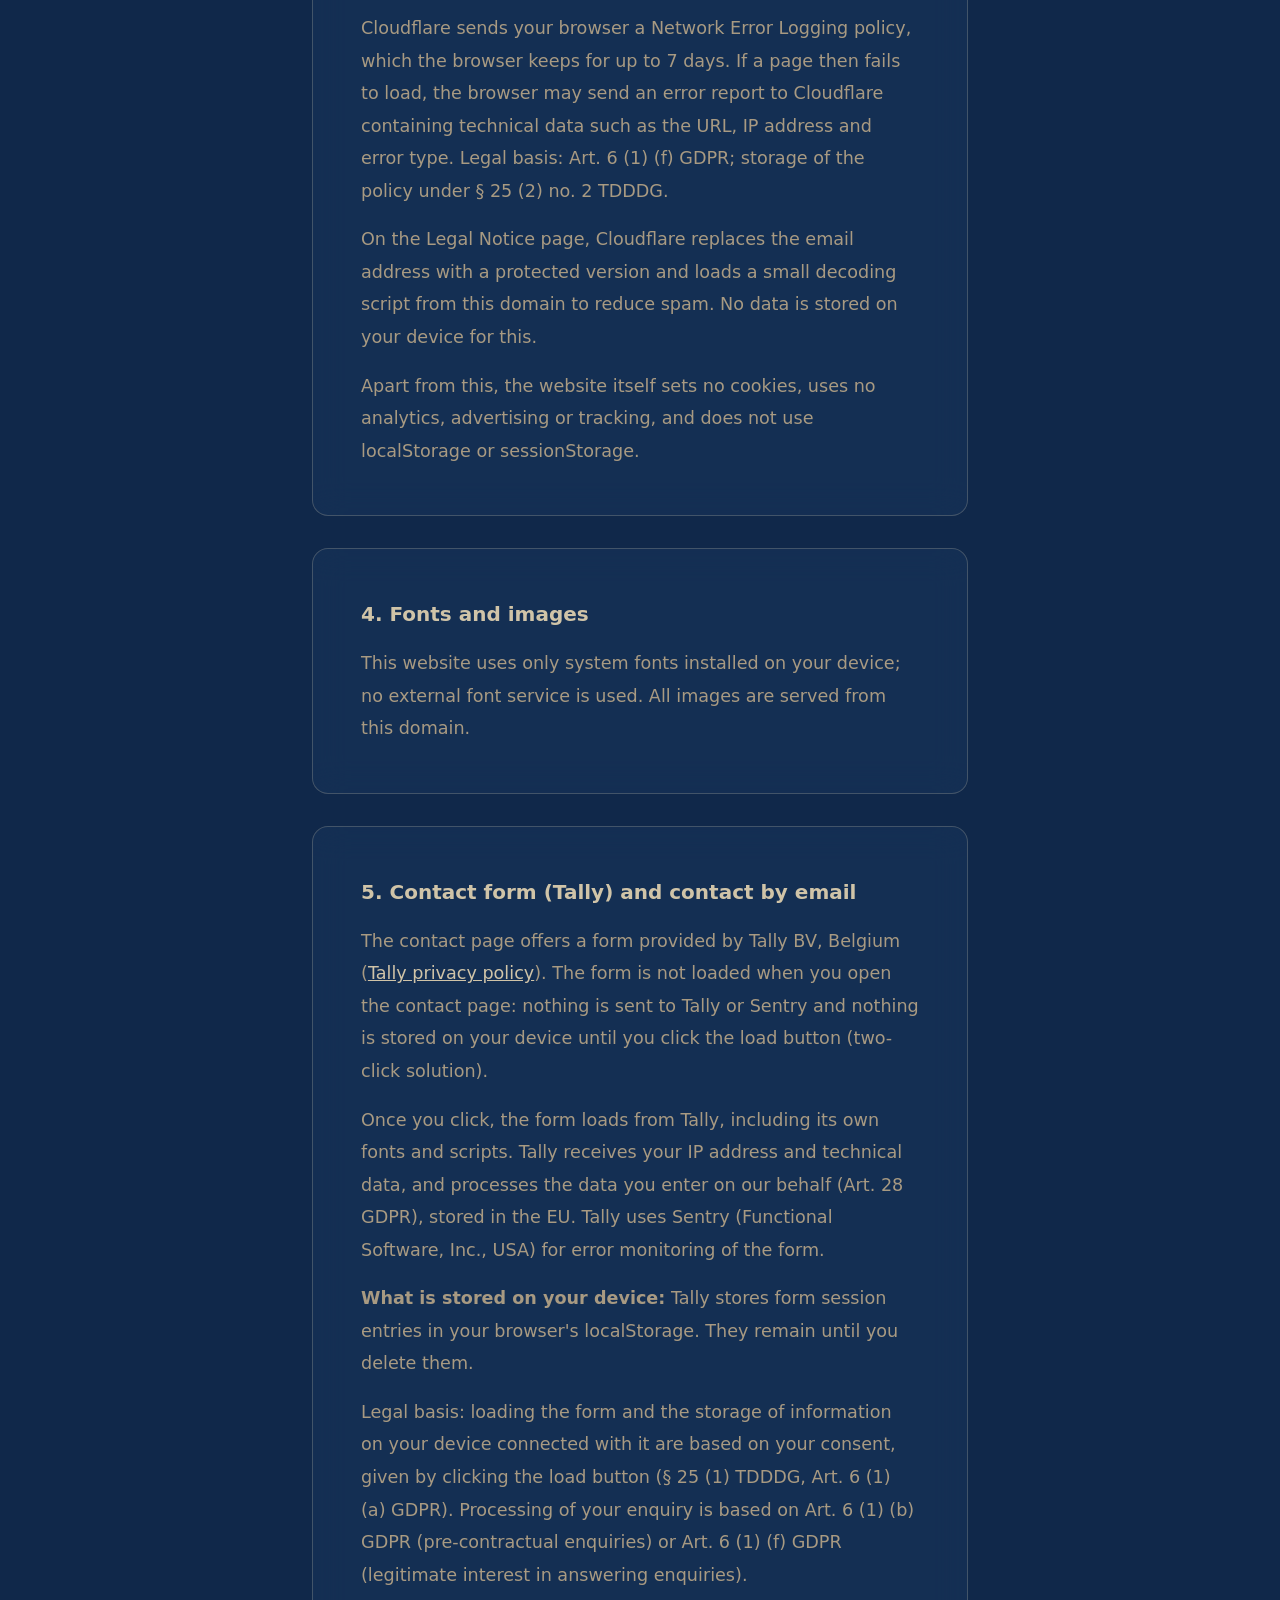
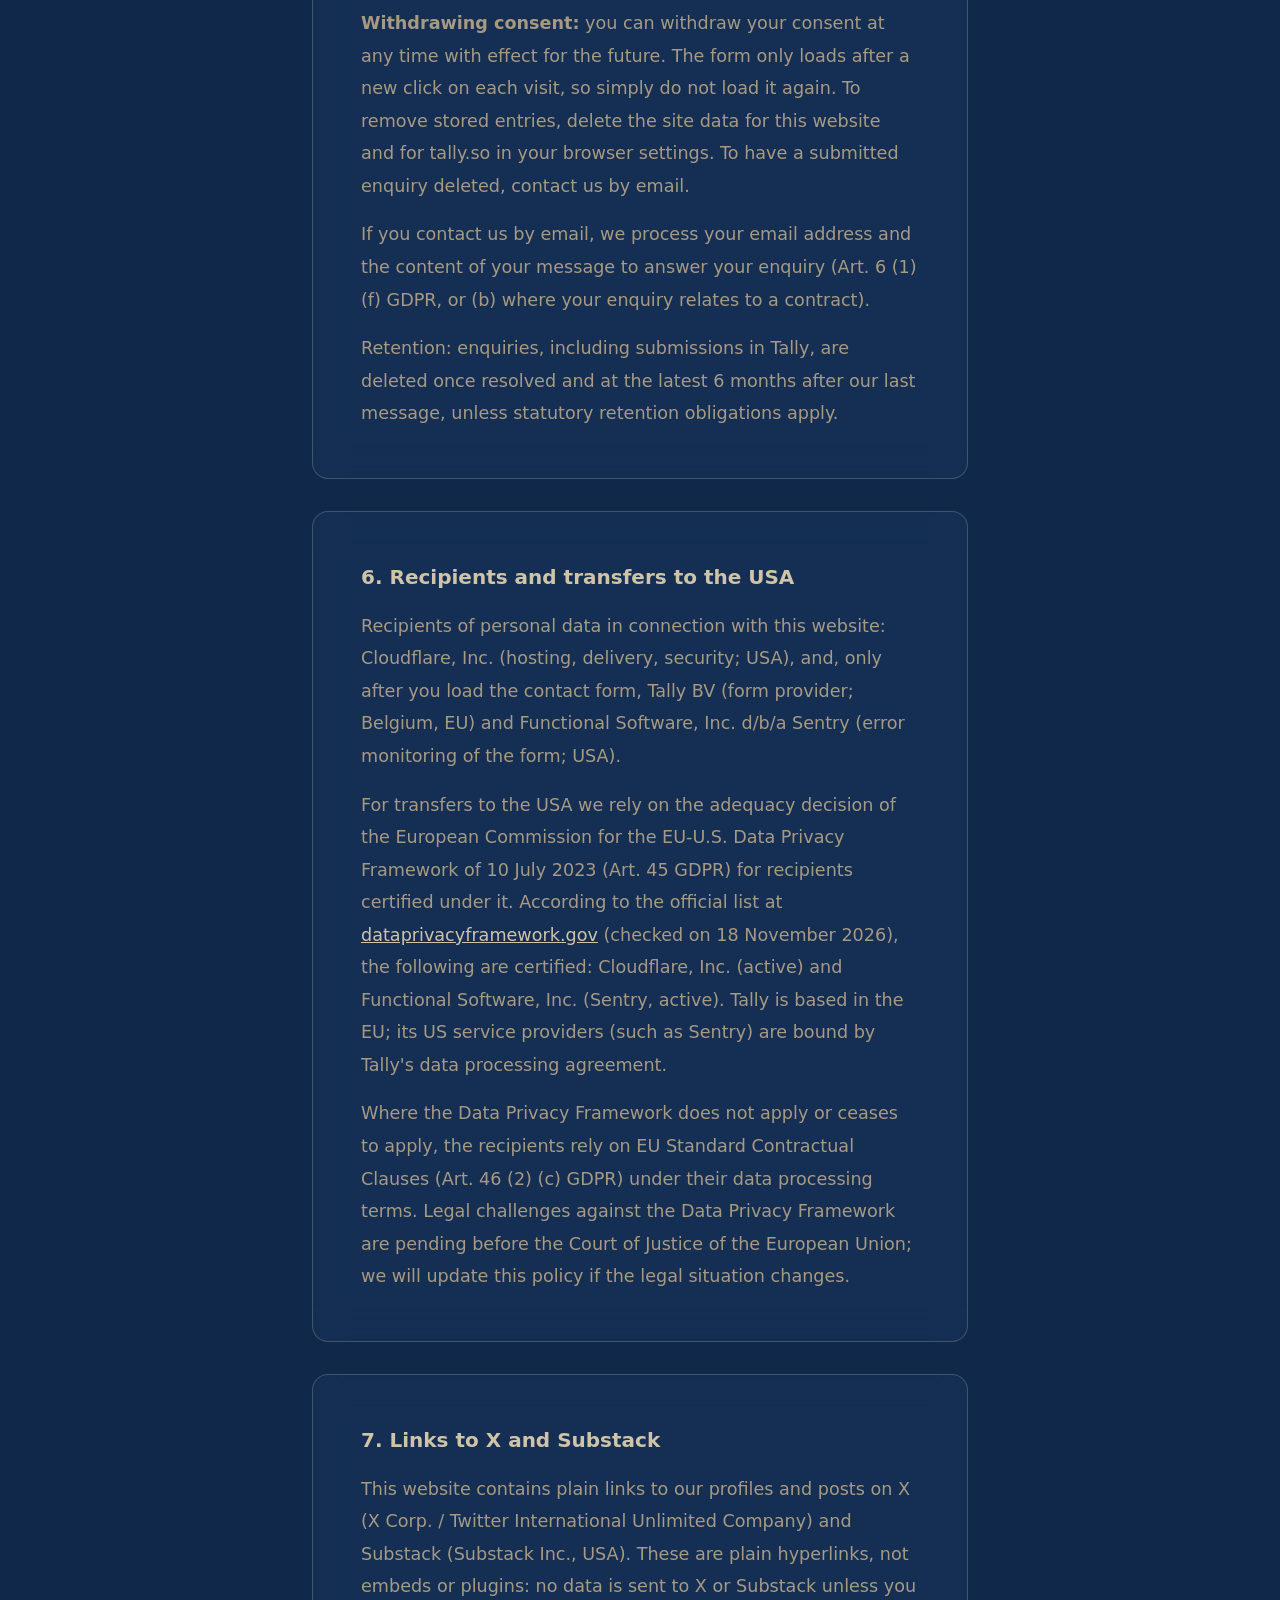
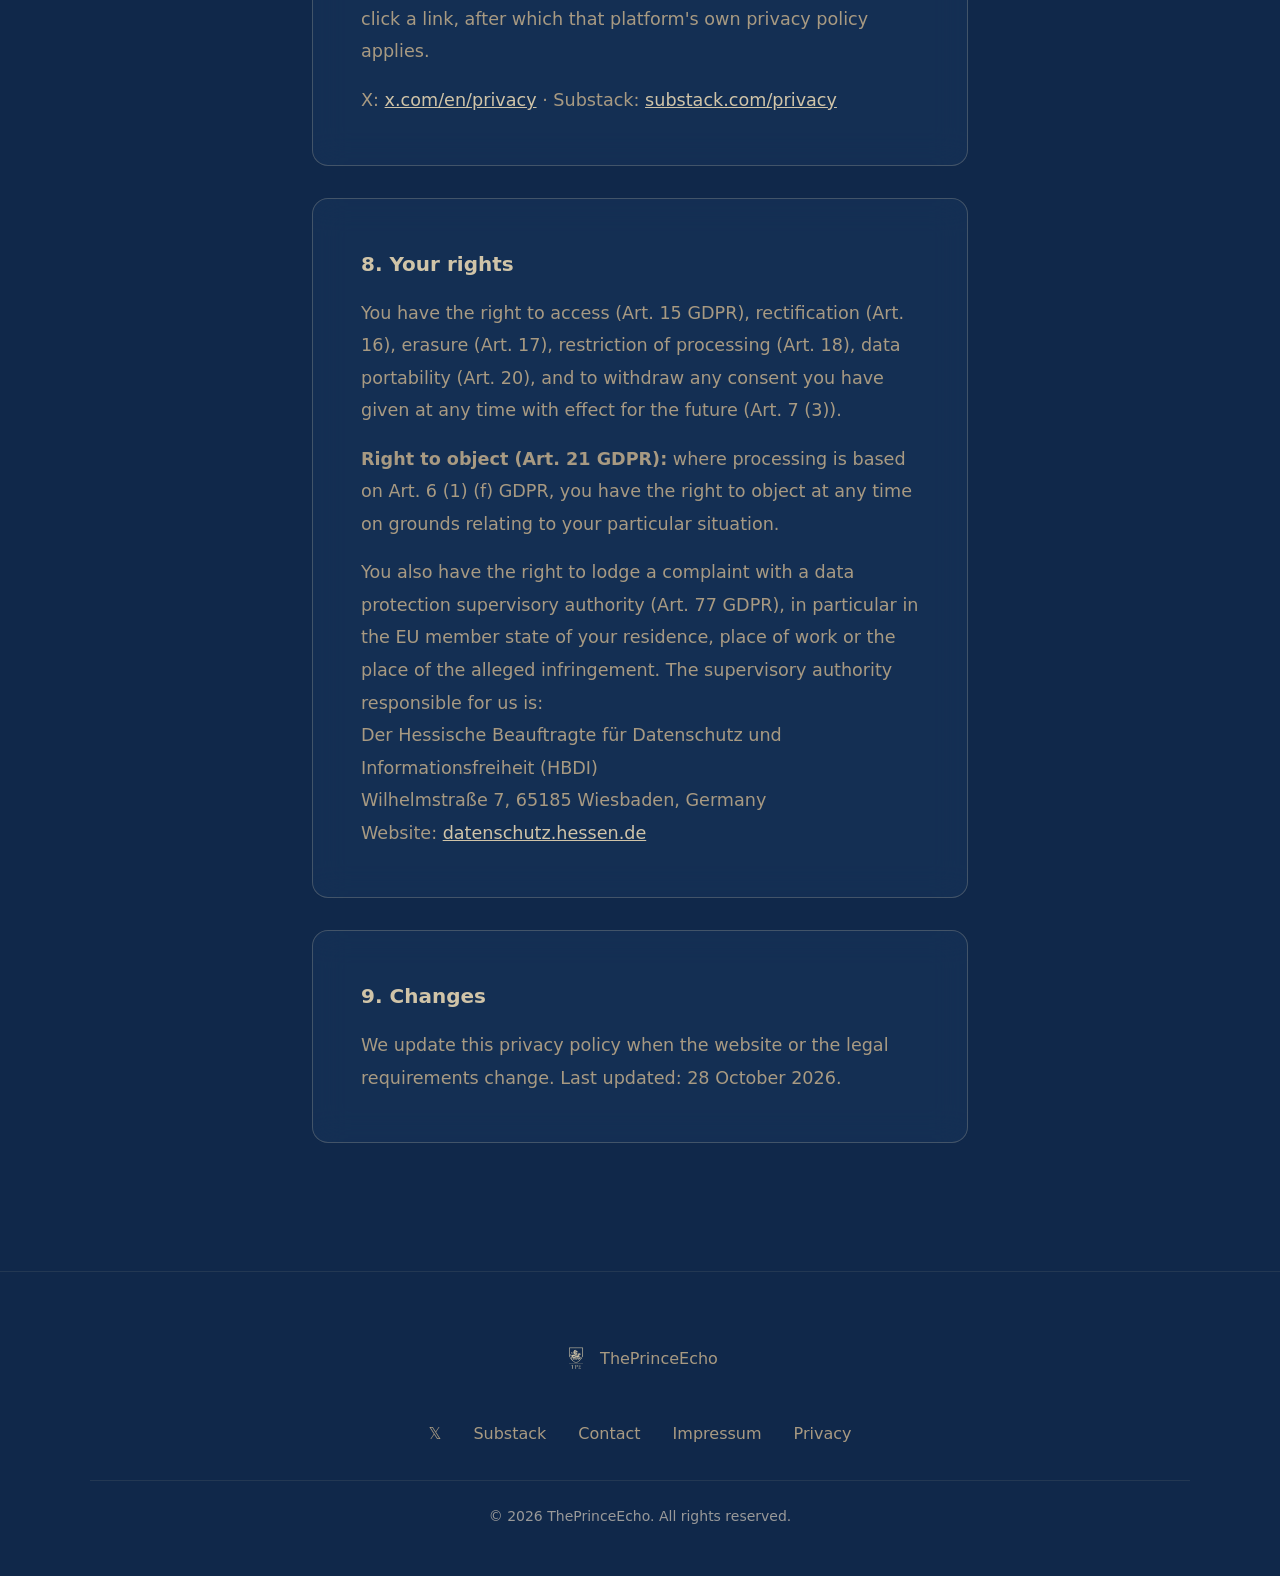
<file: privacy.html>
<!DOCTYPE html>
<html lang="en">
<head>
  <meta charset="UTF-8">
  <meta name="viewport" content="width=device-width, initial-scale=1.0">
  <title>Privacy Policy (Datenschutzerklärung) • ThePrinceEcho</title>
  <link rel="canonical" href="https://theprinceecho.com/privacy">
  <link rel="icon" href="assets/img/webp/TPE_Logo_2026.webp" type="image/webp">
  <link rel="stylesheet" href="assets/css/site.css">
</head>
<body>

  <nav class="nav" aria-label="Primary">
    <div class="nav__container">
      <a href="/" class="nav__logo">
        <img src="assets/img/webp/TPE_Logo_2026.webp" alt="ThePrinceEcho" width="64" height="64">
      </a>
      <div class="nav__links">
        <a href="/" class="nav__link">Home</a>
        <a href="/#about" class="nav__link">About</a>
        <a href="/#recent-transmissions" class="nav__link">Transmissions</a>
      </div>
    </div>
  </nav>

    <main class="legal">
    <div class="legal__header">
      <h1 class="legal__title">Privacy Policy</h1>
      <p class="legal__subtitle">Datenschutzerklärung according to Art. 13 GDPR (DSGVO)</p>
    </div>

    <div class="legal__section">
      <h2>1. Controller</h2>
      <p>The controller responsible for data processing on this website is the provider named in the <a href="/legal">Legal Notice (Impressum)</a>.</p>
      <p>Contact for data protection matters: <a href="mailto:info@theprinceecho.com">info@theprinceecho.com</a></p>
      <p>No data protection officer is required (§ 38 (1) BDSG, Art. 37 (1) GDPR).</p>
    </div>

    <div class="legal__section" id="hosting">
      <h2>2. Hosting, delivery and server logs</h2>
      <p>This website is a static site hosted on Cloudflare Pages and delivered through the Cloudflare network (Cloudflare, Inc., 101 Townsend St, San Francisco, CA 94107, USA).</p>
      <p>Data processed: IP address, date and time of the request, requested URL, referrer URL, browser type and version, operating system, and technical connection data. This data is processed in server logs to deliver the website, keep it secure and stable, and defend against attacks and abuse.</p>
      <p>Legal basis: Art. 6 (1) (f) GDPR. Our legitimate interest is the secure, reliable and fast delivery of this website. Cloudflare acts as our processor under a data processing agreement (Art. 28 GDPR). Data may be processed in the USA; see section 6 for the transfer basis.</p>
      <p>Retention: we do not access raw server logs. Cloudflare shows us only aggregated traffic and security statistics (kept for about 31 days) and retains request logs for a limited period under its own policy: <a href="https://www.cloudflare.com/privacypolicy/" target="_blank" rel="noopener">cloudflare.com/privacypolicy</a>.</p>
    </div>

    <div class="legal__section" id="cookies">
      <h2>3. Network error reports (Cloudflare)</h2>
      <p>Cloudflare sends your browser a Network Error Logging policy, which the browser keeps for up to 7 days. If a page then fails to load, the browser may send an error report to Cloudflare containing technical data such as the URL, IP address and error type. Legal basis: Art. 6 (1) (f) GDPR; storage of the policy under § 25 (2) no. 2 TDDDG.</p>
      <p>On the Legal Notice page, Cloudflare replaces the email address with a protected version and loads a small decoding script from this domain to reduce spam. No data is stored on your device for this.</p>
      <p>Apart from this, the website itself sets no cookies, uses no analytics, advertising or tracking, and does not use localStorage or sessionStorage.</p>
    </div>

    <div class="legal__section">
      <h2>4. Fonts and images</h2>
      <p>This website uses only system fonts installed on your device; no external font service is used. All images are served from this domain.</p>
    </div>

    <div class="legal__section" id="contact">
      <h2>5. Contact form (Tally) and contact by email</h2>
      <p>The contact page offers a form provided by Tally BV, Belgium (<a href="https://tally.so/help/privacy-policy" target="_blank" rel="noopener">Tally privacy policy</a>). The form is not loaded when you open the contact page: nothing is sent to Tally or Sentry and nothing is stored on your device until you click the load button (two-click solution).</p>
      <p>Once you click, the form loads from Tally, including its own fonts and scripts. Tally receives your IP address and technical data, and processes the data you enter on our behalf (Art. 28 GDPR), stored in the EU. Tally uses Sentry (Functional Software, Inc., USA) for error monitoring of the form.</p>
      <p><strong>What is stored on your device:</strong> Tally stores form session entries in your browser's localStorage. They remain until you delete them.</p>
      <p>Legal basis: loading the form and the storage of information on your device connected with it are based on your consent, given by clicking the load button (§ 25 (1) TDDDG, Art. 6 (1) (a) GDPR). Processing of your enquiry is based on Art. 6 (1) (b) GDPR (pre-contractual enquiries) or Art. 6 (1) (f) GDPR (legitimate interest in answering enquiries).</p>
      <p><strong>Withdrawing consent:</strong> you can withdraw your consent at any time with effect for the future. The form only loads after a new click on each visit, so simply do not load it again. To remove stored entries, delete the site data for this website and for tally.so in your browser settings. To have a submitted enquiry deleted, contact us by email.</p>
      <p>If you contact us by email, we process your email address and the content of your message to answer your enquiry (Art. 6 (1) (f) GDPR, or (b) where your enquiry relates to a contract).</p>
      <p>Retention: enquiries, including submissions in Tally, are deleted once resolved and at the latest 6 months after our last message, unless statutory retention obligations apply.</p>
    </div>

    <div class="legal__section" id="transfers">
      <h2>6. Recipients and transfers to the USA</h2>
      <p>Recipients of personal data in connection with this website: Cloudflare, Inc. (hosting, delivery, security; USA), and, only after you load the contact form, Tally BV (form provider; Belgium, EU) and Functional Software, Inc. d/b/a Sentry (error monitoring of the form; USA).</p>
      <p>For transfers to the USA we rely on the adequacy decision of the European Commission for the EU-U.S. Data Privacy Framework of 10 July 2023 (Art. 45 GDPR) for recipients certified under it. According to the official list at <a href="https://www.dataprivacyframework.gov/list" target="_blank" rel="noopener">dataprivacyframework.gov</a> (checked on 18 November 2026), the following are certified: Cloudflare, Inc. (active) and Functional Software, Inc. (Sentry, active). Tally is based in the EU; its US service providers (such as Sentry) are bound by Tally's data processing agreement.</p>
      <p>Where the Data Privacy Framework does not apply or ceases to apply, the recipients rely on EU Standard Contractual Clauses (Art. 46 (2) (c) GDPR) under their data processing terms. Legal challenges against the Data Privacy Framework are pending before the Court of Justice of the European Union; we will update this policy if the legal situation changes.</p>
    </div>

    <div class="legal__section" id="links">
      <h2>7. Links to X and Substack</h2>
      <p>This website contains plain links to our profiles and posts on X (X Corp. / Twitter International Unlimited Company) and Substack (Substack Inc., USA). These are plain hyperlinks, not embeds or plugins: no data is sent to X or Substack unless you click a link, after which that platform's own privacy policy applies.</p>
      <p>X: <a href="https://x.com/en/privacy" target="_blank" rel="noopener">x.com/en/privacy</a> · Substack: <a href="https://substack.com/privacy" target="_blank" rel="noopener">substack.com/privacy</a></p>
    </div>

    <div class="legal__section" id="rights">
      <h2>8. Your rights</h2>
      <p>You have the right to access (Art. 15 GDPR), rectification (Art. 16), erasure (Art. 17), restriction of processing (Art. 18), data portability (Art. 20), and to withdraw any consent you have given at any time with effect for the future (Art. 7 (3)).</p>
      <p><strong>Right to object (Art. 21 GDPR):</strong> where processing is based on Art. 6 (1) (f) GDPR, you have the right to object at any time on grounds relating to your particular situation.</p>
      <p>You also have the right to lodge a complaint with a data protection supervisory authority (Art. 77 GDPR), in particular in the EU member state of your residence, place of work or the place of the alleged infringement. The supervisory authority responsible for us is:<br>
      Der Hessische Beauftragte für Datenschutz und Informationsfreiheit (HBDI)<br>
      Wilhelmstraße 7, 65185 Wiesbaden, Germany<br>
      Website: <a href="https://datenschutz.hessen.de" target="_blank" rel="noopener">datenschutz.hessen.de</a></p>
    </div>

    <div class="legal__section">
      <h2>9. Changes</h2>
      <p>We update this privacy policy when the website or the legal requirements change. Last updated: 28 October 2026.</p>
    </div>
  </main>

<footer class="footer">
    <div class="footer__container">
      <div class="footer__content">
        <div class="footer__brand">
          <img src="assets/img/webp/TPE_Logo_2026.webp" alt="ThePrinceEcho" width="28" height="28">
          <span>ThePrinceEcho</span>
        </div>
        <div class="footer__links">
          <a href="https://x.com/theprinceecho" target="_blank" rel="noopener">𝕏</a>
          <a href="https://theprinceecho.substack.com" target="_blank" rel="noopener">Substack</a>
          <a href="/contact">Contact</a>
          <a href="/legal">Impressum</a>
          <a href="/privacy">Privacy</a>
        </div>
      </div>
      <div class="footer__bottom">
        <p>© <span id="year"></span> ThePrinceEcho. All rights reserved.</p>
      </div>
    </div>
  </footer>

  <script>
    document.getElementById('year').textContent = new Date().getFullYear();
  </script>
</body>
</html>
</file>
<file: assets/css/site.css>
/* ThePrinceEcho — shared site styles (navy + cream-gold)
   Extracted for cross-page consistency. Logo assets untouched. */

:root {
  --color-bg: #10284a; /* brighter navy, locked by Neo 1 Nov 2026 (landing uses navy #10284a) */
  /* Surface navy (cards, transmissions, nav, hero glow): lighter tone derived from #10284a (1 Nov 2026).
     Keep --color-surface-rgb and the watermark fill in body background-image in sync. */
  --color-surface: #163257;
  --color-surface-rgb: 22, 50, 87;
  --color-accent: #d0c4a8;
  --color-text: #c5b8a0;
  --color-text-secondary: #a89a82;
  --color-accent-rgb: 208, 196, 168;
  --color-muted: #999; /* lifted from #888 to keep 4.5:1 on #10284a */

  --space-xs: 0.25rem;
  --space-sm: 0.5rem;
  --space-md: 1rem;
  --space-lg: 1.5rem;
  --space-xl: 2rem;
  --space-2xl: 3rem;
  --space-3xl: 4.5rem;
  --space-4xl: 6rem;

  --font-size-xs: clamp(0.75rem, 0.7rem + 0.25vw, 0.875rem);
  --font-size-sm: clamp(0.875rem, 0.82rem + 0.3vw, 1rem);
  --font-size-base: clamp(1rem, 0.95rem + 0.25vw, 1.1rem);
  --font-size-lg: clamp(1.125rem, 1.05rem + 0.4vw, 1.25rem);
  --font-size-xl: clamp(1.5rem, 1.35rem + 0.6vw, 1.75rem);
  --font-size-2xl: clamp(2rem, 1.75rem + 1vw, 2.5rem);
  --font-size-3xl: clamp(2.5rem, 2.1rem + 1.6vw, 3.2rem);

  --line-height-tight: 1.15;
  --line-height-normal: 1.7;
  --line-height-relaxed: 1.85;

  --nav-offset: 4.75rem;
  --content-max: 720px;
  --nav-max: 1200px;
  --footer-max: 1100px;
}

*,
*::before,
*::after {
  margin: 0;
  padding: 0;
  box-sizing: border-box;
}

body {
  background-color: var(--color-bg);
  color: var(--color-text);
  font-family: system-ui, -apple-system, "Segoe UI", Roboto, sans-serif;
  font-size: var(--font-size-base);
  line-height: var(--line-height-normal);
  background-image:
    url("data:image/svg+xml,%3Csvg xmlns='http://www.w3.org/2000/svg' width='180' height='180' fill='none'%3E%3Ctext x='24' y='60' font-size='40' fill='%23163257' fill-opacity='0.28' font-family='system-ui, sans-serif' font-weight='600'%3ETPE%3C/text%3E");
  background-repeat: repeat;
  background-size: 180px 180px;
  /* scroll (not fixed): fixed attachment taxes main-thread paint under LH CPU throttle */
  background-attachment: scroll;
  min-height: 100dvh;
}

@media (max-width: 768px) {
  body {
    background-size: 160px 160px;
  }
}

/* —— Navigation —— */
.nav {
  position: fixed;
  top: 0;
  left: 0;
  right: 0;
  z-index: 100;
  background: rgba(var(--color-surface-rgb), 0.68);
  backdrop-filter: blur(16px);
  border-bottom: 1px solid rgba(var(--color-accent-rgb), 0.1);
}

.nav__container {
  max-width: var(--nav-max);
  margin: 0 auto;
  padding: var(--space-md) var(--space-2xl);
  display: flex;
  align-items: center;
  justify-content: space-between;
  gap: var(--space-lg);
}

.nav__logo {
  display: block;
  line-height: 0;
}

/* The logo file has transparent padding around the crest (art fills about
   49% of the width and 75% of the height). Render the image larger and pull
   the padding in with negative margins, so the visible crest is about 48px
   tall on desktop and the link box hugs the artwork. */
.nav__logo img {
  display: block;
  width: 64px;
  height: 64px;
  margin: -8px -16px;
}

.nav__links {
  display: flex;
  gap: var(--space-2xl);
  align-items: center;
  flex-wrap: wrap;
  justify-content: flex-end;
}

.nav__link {
  color: var(--color-text-secondary);
  text-decoration: none;
  font-size: var(--font-size-sm);
  font-weight: 500;
  position: relative;
  padding-bottom: 4px;
  transition: color 0.2s ease;
}

.nav__link:hover {
  color: var(--color-accent);
}

.nav__link.active {
  color: var(--color-accent);
  font-weight: 600;
}

.nav__link.active::after {
  content: '';
  position: absolute;
  bottom: -3px;
  left: 0;
  width: 100%;
  height: 3px;
  background-color: var(--color-accent);
  box-shadow: 0 0 12px rgba(var(--color-accent-rgb), 0.8);
}

@media (max-width: 768px) {
  .nav__container {
    padding-left: var(--space-lg);
    padding-right: var(--space-lg);
  }

  .nav__logo img {
    width: 56px;
    height: 56px;
    margin: -7px -14px;
  }

  .nav__links {
    gap: var(--space-md);
  }
}

@media (max-width: 480px) {
  .nav__link {
    font-size: var(--font-size-xs);
  }
}

/* —— Hero —— */
.hero {
  min-height: 100dvh;
  display: flex;
  align-items: center;
  justify-content: center;
  padding: var(--space-4xl) var(--space-lg) var(--space-3xl);
  background: radial-gradient(circle at center, var(--color-surface) 0%, var(--color-bg) 65%, var(--color-bg) 100%);
}

.hero__content {
  max-width: var(--content-max);
  text-align: center;
}

.hero__logo {
  width: 100%;
  max-width: 420px;
  height: auto;
  border-radius: 12px;
  margin-bottom: var(--space-2xl);
}

@media (max-width: 768px) {
  .hero__logo {
    max-width: 280px;
  }
}

.hero__title {
  font-size: var(--font-size-3xl);
  font-weight: 600;
  color: var(--color-accent);
  margin-bottom: var(--space-lg);
  letter-spacing: -0.03em;
  line-height: var(--line-height-tight);
}

.hero__tagline {
  font-size: var(--font-size-lg);
  color: var(--color-text-secondary);
  max-width: 540px;
  margin: 0 auto;
  line-height: var(--line-height-relaxed);
}

/* —— Sections (index) —— */
.about,
.where-to-find,
.transmissions {
  padding: var(--space-4xl) var(--space-xl);
  background-color: var(--color-bg);
}

.about__container,
.where-to-find__container,
.transmissions__container {
  max-width: var(--content-max);
  margin: 0 auto;
}

.about__text {
  margin-bottom: var(--space-lg);
  line-height: var(--line-height-relaxed);
}

.about__text:last-child {
  margin-bottom: 0;
}

.section-title {
  font-size: var(--font-size-2xl);
  font-weight: 600;
  color: var(--color-accent);
  margin-bottom: var(--space-sm);
  text-align: center;
  line-height: var(--line-height-tight);
}

.section-subtitle {
  color: var(--color-text-secondary);
  margin-bottom: var(--space-2xl);
  text-align: center;
  font-size: var(--font-size-base);
}

.section-divider {
  width: 60px;
  height: 1px;
  background-color: var(--color-accent);
  margin: 0 auto var(--space-2xl);
  opacity: 0.7;
}

.cards {
  display: flex;
  flex-direction: column;
  gap: var(--space-xl);
}

.card {
  background: rgba(var(--color-surface-rgb), 0.75);
  border: 1px solid rgba(var(--color-accent-rgb), 0.25);
  border-radius: 16px;
  padding: var(--space-2xl);
  backdrop-filter: blur(16px);
  transition: border-color 0.3s ease, transform 0.3s ease;
  box-shadow: 0 10px 30px rgba(0, 0, 0, 0.35), 0 4px 10px rgba(0, 0, 0, 0.2);
}

.card:hover {
  border-color: rgba(var(--color-accent-rgb), 0.45);
  transform: translateY(-4px);
}

.card__icon {
  font-size: var(--font-size-xl);
  margin-bottom: var(--space-lg);
  color: var(--color-accent);
  display: flex;
  align-items: center;
  justify-content: center;
}

.card__icon img {
  width: 24px;
  height: 24px;
  display: block;
}

.card__title {
  font-size: var(--font-size-lg);
  color: var(--color-accent);
  margin-bottom: var(--space-md);
}

.card__text {
  font-size: var(--font-size-base);
  line-height: var(--line-height-relaxed);
  color: var(--color-text-secondary);
  margin-bottom: var(--space-lg);
}

.card__link {
  color: var(--color-accent);
  text-decoration: none;
  font-weight: 500;
  font-size: var(--font-size-sm);
  transition: text-decoration 0.2s ease;
}

.card__link:hover {
  text-decoration: underline;
}

/* About layers card only (2026-09-29): center the short two-layers card.
   Longer About / WHERE TO FIND / legal / transmissions / contact unchanged. */
.about .cards > .card:last-child {
  text-align: center;
}

.transmissions__header {
  text-align: center;
  margin-bottom: var(--space-3xl);
}

.transmissions__list {
  display: flex;
  flex-direction: column;
  gap: var(--space-lg);
}

.transmission {
  display: flex;
  align-items: flex-start;
  gap: var(--space-lg);
  padding: var(--space-xl);
  background-color: var(--color-surface);
  border: 1px solid rgba(var(--color-accent-rgb), 0.2);
  border-radius: 12px;
  text-decoration: none;
  color: var(--color-text-secondary);
  transition: border-color 0.2s ease, color 0.2s ease, transform 0.2s ease;
  min-height: 260px;
}

.transmission:hover {
  border-color: var(--color-accent);
  color: var(--color-accent);
  transform: translateX(4px);
}

.transmission__image {
  width: 220px;
  height: 220px;
  object-fit: cover;
  border-radius: 10px;
  flex-shrink: 0;
  box-shadow: 0 4px 15px rgba(0, 0, 0, 0.3);
}

.transmission__content {
  display: flex;
  flex-direction: column;
  gap: 4px;
}

.transmission__label {
  font-size: var(--font-size-xs);
  color: var(--color-accent);
  opacity: 0.85;
  letter-spacing: 0.5px;
}

.transmission__title {
  font-size: var(--font-size-base);
  font-weight: 500;
}

.transmission__subtitle {
  font-size: var(--font-size-xs);
  color: var(--color-text-secondary);
  line-height: 1.5;
  margin-top: 6px;
  display: block;
}

@media (max-width: 768px) {
  .about,
  .where-to-find,
  .transmissions {
    padding-top: var(--space-3xl);
    padding-bottom: var(--space-3xl);
  }

  .where-to-find .section-subtitle {
    margin-bottom: var(--space-4xl);
  }

  .cards {
    gap: var(--space-2xl);
  }

  .transmission {
    min-height: 200px;
    gap: var(--space-md);
  }

  .transmission__image {
    width: 160px;
    height: 160px;
  }
}

@media (max-width: 560px) {
  .transmission {
    flex-direction: column;
    align-items: stretch;
    min-height: 0;
    transform: none;
  }

  .transmission:hover {
    transform: none;
  }

  .js .transmissions__list .transmission.is-in:hover {
    transform: none;
  }

  .transmission__image {
    width: 100%;
    height: auto;
    aspect-ratio: 1 / 1;
    max-height: 280px;
  }
}

/* —— Contact —— */
.contact {
  padding: calc(var(--nav-offset) + var(--space-3xl)) var(--space-xl) var(--space-4xl);
  max-width: 620px;
  margin: 0 auto;
}

.contact__header {
  text-align: center;
  margin-bottom: var(--space-3xl);
}

.contact__title {
  font-size: var(--font-size-3xl);
  font-weight: 600;
  color: var(--color-accent);
  margin-bottom: var(--space-md);
  letter-spacing: -0.025em;
}

.contact__subtitle {
  color: var(--color-text-secondary);
  font-size: var(--font-size-lg);
  max-width: 420px;
  margin: 0 auto;
}

.contact__form {
  background: rgba(var(--color-surface-rgb), 0.75);
  border: 1px solid rgba(var(--color-accent-rgb), 0.25);
  border-radius: 16px;
  padding: var(--space-xl) var(--space-md);
  backdrop-filter: blur(16px);
}

.contact__form iframe {
  display: block;
  width: 100%;
  border: 0;
}

.contact__consent {
  text-align: center;
  padding: var(--space-xl) var(--space-md);
}

.contact__consent p {
  color: var(--color-text-secondary);
  line-height: var(--line-height-relaxed);
  font-size: var(--font-size-sm);
  margin-bottom: var(--space-lg);
}

.contact__consent a {
  color: var(--color-accent);
}

.contact__consent-button {
  background: transparent;
  color: var(--color-accent);
  border: 1px solid rgba(var(--color-accent-rgb), 0.6);
  border-radius: 999px;
  padding: var(--space-sm) var(--space-xl);
  font: inherit;
  font-size: var(--font-size-sm);
  letter-spacing: 0.04em;
  cursor: pointer;
  transition: background-color 0.2s ease, color 0.2s ease;
}

.contact__consent-button:hover,
.contact__consent-button:focus-visible {
  background: var(--color-accent);
  color: var(--color-bg);
}

.contact__note {
  text-align: center;
  margin-top: var(--space-xl);
  font-size: var(--font-size-sm);
  color: var(--color-text-secondary);
  opacity: 0.85;
}

/* —— Legal —— */
.legal {
  padding: calc(var(--nav-offset) + var(--space-3xl)) var(--space-xl) var(--space-4xl);
  max-width: var(--content-max);
  margin: 0 auto;
}

.legal__header {
  text-align: center;
  margin-bottom: var(--space-3xl);
}

.legal__title {
  font-size: var(--font-size-3xl);
  font-weight: 600;
  color: var(--color-accent);
  margin-bottom: var(--space-md);
  letter-spacing: -0.025em;
}

.legal__subtitle {
  color: var(--color-text-secondary);
  font-size: var(--font-size-lg);
}

.legal__section {
  background: rgba(var(--color-surface-rgb), 0.75);
  border: 1px solid rgba(var(--color-accent-rgb), 0.25);
  border-radius: 16px;
  padding: var(--space-2xl);
  margin-bottom: var(--space-xl);
  backdrop-filter: blur(16px);
}

.legal__section h2 {
  font-size: var(--font-size-lg);
  color: var(--color-accent);
  margin-bottom: var(--space-md);
}

.legal__section p {
  color: var(--color-text-secondary);
  line-height: var(--line-height-relaxed);
  margin-bottom: var(--space-md);
}

.legal__section p:last-child {
  margin-bottom: 0;
}

.legal__section a {
  color: var(--color-accent);
}

/* —— Stub card (404) —— */
.locale-stub {
  padding: calc(var(--nav-offset) + var(--space-3xl)) var(--space-xl) var(--space-4xl);
  max-width: var(--content-max);
  margin: 0 auto;
  text-align: center;
}

.locale-stub__card {
  background: rgba(var(--color-surface-rgb), 0.75);
  border: 1px solid rgba(var(--color-accent-rgb), 0.25);
  border-radius: 16px;
  padding: var(--space-2xl);
  backdrop-filter: blur(16px);
}

.locale-stub__title {
  font-size: var(--font-size-2xl);
  color: var(--color-accent);
  margin-bottom: var(--space-md);
}

.locale-stub__text {
  color: var(--color-text-secondary);
  line-height: var(--line-height-relaxed);
  margin-bottom: var(--space-lg);
}

.locale-stub__text:last-child {
  margin-bottom: 0;
}

/* —— Footer —— */
.footer {
  background-color: var(--color-bg);
  border-top: 1px solid rgba(var(--color-accent-rgb), 0.1);
  padding: var(--space-3xl) var(--space-xl) var(--space-2xl);
  color: var(--color-text-secondary);
  font-size: var(--font-size-sm);
}

.footer__container {
  max-width: var(--footer-max);
  margin: 0 auto;
}

.footer__content {
  display: flex;
  flex-direction: column;
  align-items: center;
  gap: var(--space-2xl);
  margin-bottom: var(--space-xl);
}

.footer__brand {
  display: flex;
  align-items: center;
  gap: 10px;
}

.footer__brand img {
  border-radius: 6px;
}

.footer__links {
  display: flex;
  gap: var(--space-xl);
  flex-wrap: wrap;
  justify-content: center;
}

.footer__links a {
  color: var(--color-text-secondary);
  text-decoration: none;
  transition: color 0.2s ease;
}

.footer__links a:hover {
  color: var(--color-accent);
}

.footer__bottom {
  text-align: center;
  padding-top: var(--space-lg);
  border-top: 1px solid rgba(var(--color-accent-rgb), 0.1);
  font-size: var(--font-size-xs);
  color: var(--color-muted);
}

/* —— Focus —— */
a:focus-visible,
.card:focus-visible,
.transmission:focus-visible {
  outline: 2px solid var(--color-accent);
  outline-offset: 3px;
}

/* —— Scroll reveal (index cards / transmissions; gated by .js) —— */
.js .about .card,
.js .where-to-find .card,
.js .transmissions__list .transmission {
  opacity: 0;
  transform: translateY(12px);
  transition: opacity 0.65s ease, transform 0.65s ease, border-color 0.3s ease, color 0.2s ease;
}

.js .about .card.is-in,
.js .where-to-find .card.is-in,
.js .transmissions__list .transmission.is-in {
  opacity: 1;
  transform: none;
}

/* Keep existing hover lifts after reveal (higher specificity than .is-in) */
.js .about .card.is-in:hover,
.js .where-to-find .card.is-in:hover {
  transform: translateY(-4px);
}

.js .transmissions__list .transmission.is-in:hover {
  transform: translateX(4px);
}

@media (prefers-reduced-motion: reduce) {
  *,
  *::before,
  *::after {
    animation-duration: 0.01ms !important;
    animation-iteration-count: 1 !important;
    transition-duration: 0.01ms !important;
    scroll-behavior: auto !important;
  }

  .card:hover,
  .transmission:hover {
    transform: none;
  }

  .js .about .card,
  .js .where-to-find .card,
  .js .transmissions__list .transmission {
    opacity: 1;
    transform: none;
  }
}

.locale-stub__text a {
  color: var(--color-accent);
  text-decoration: none;
  font-weight: 500;
}

.locale-stub__text a:hover {
  text-decoration: underline;
}
</file>
